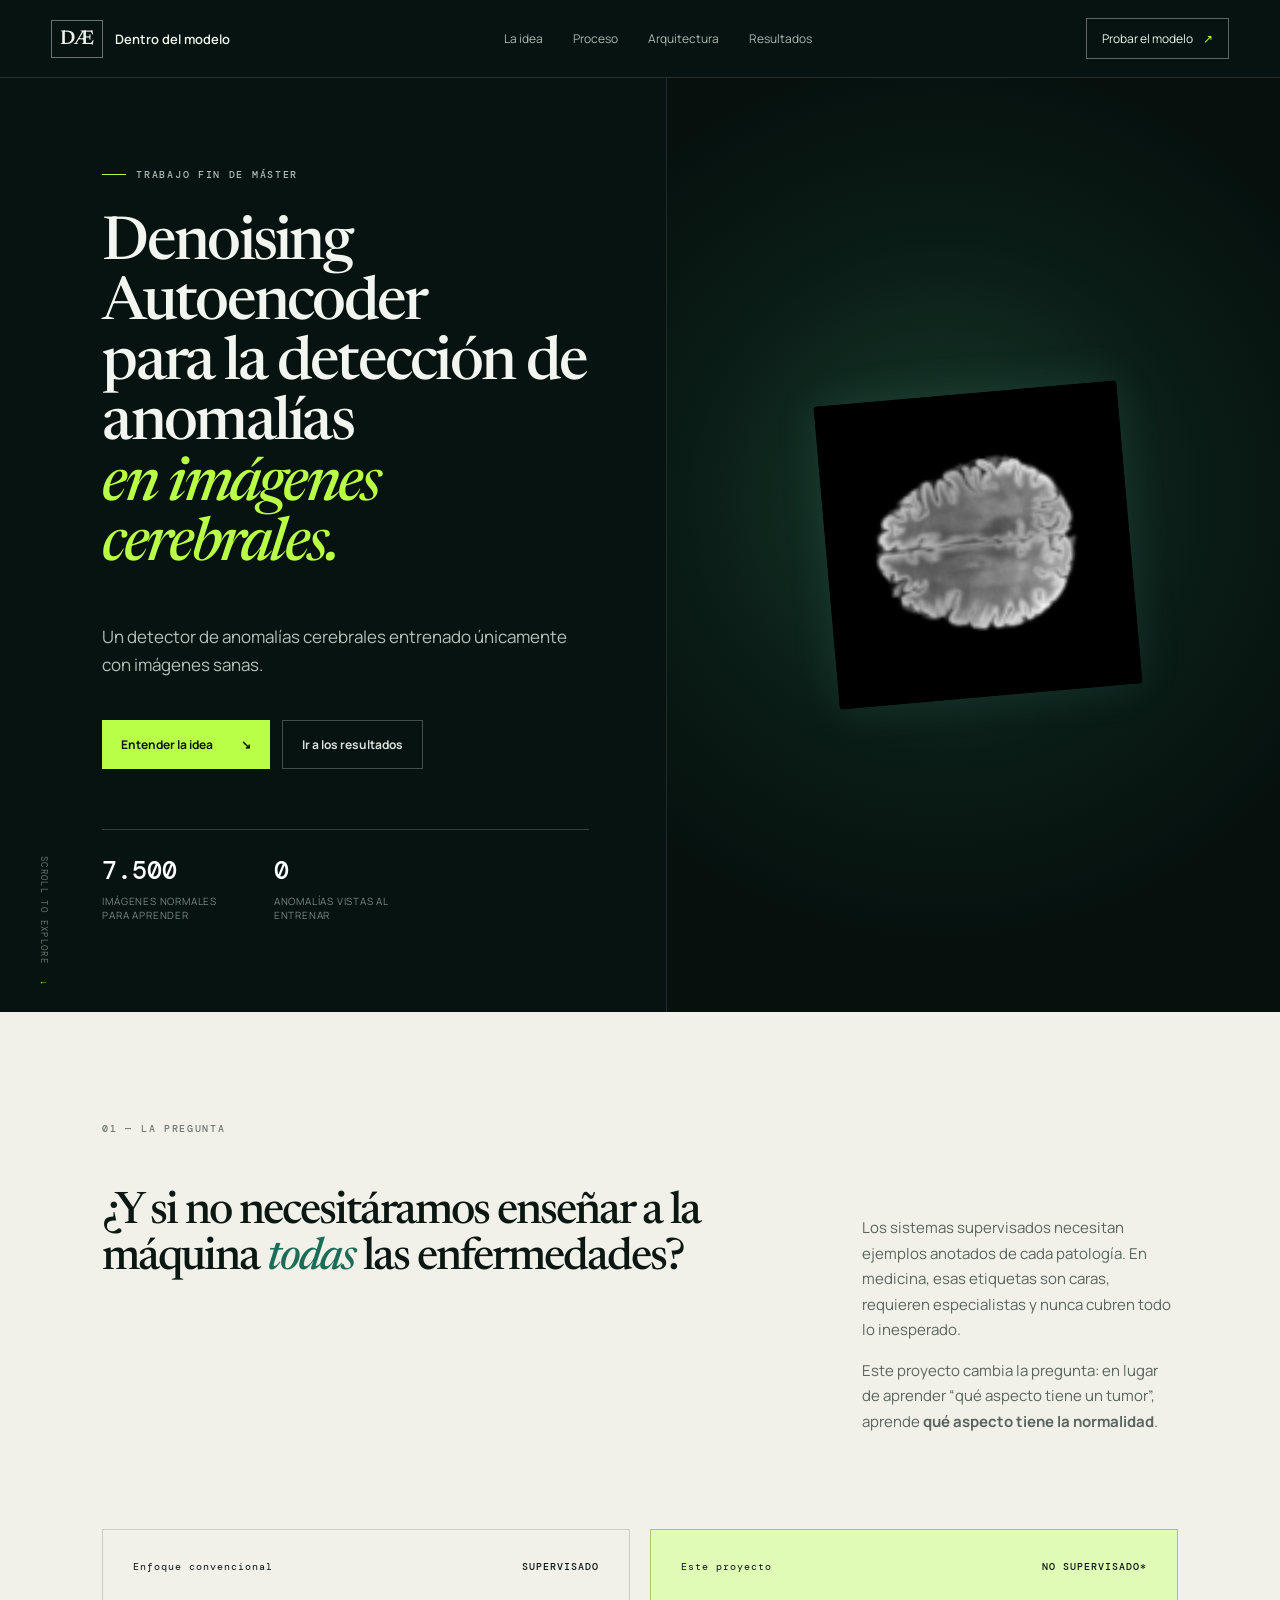
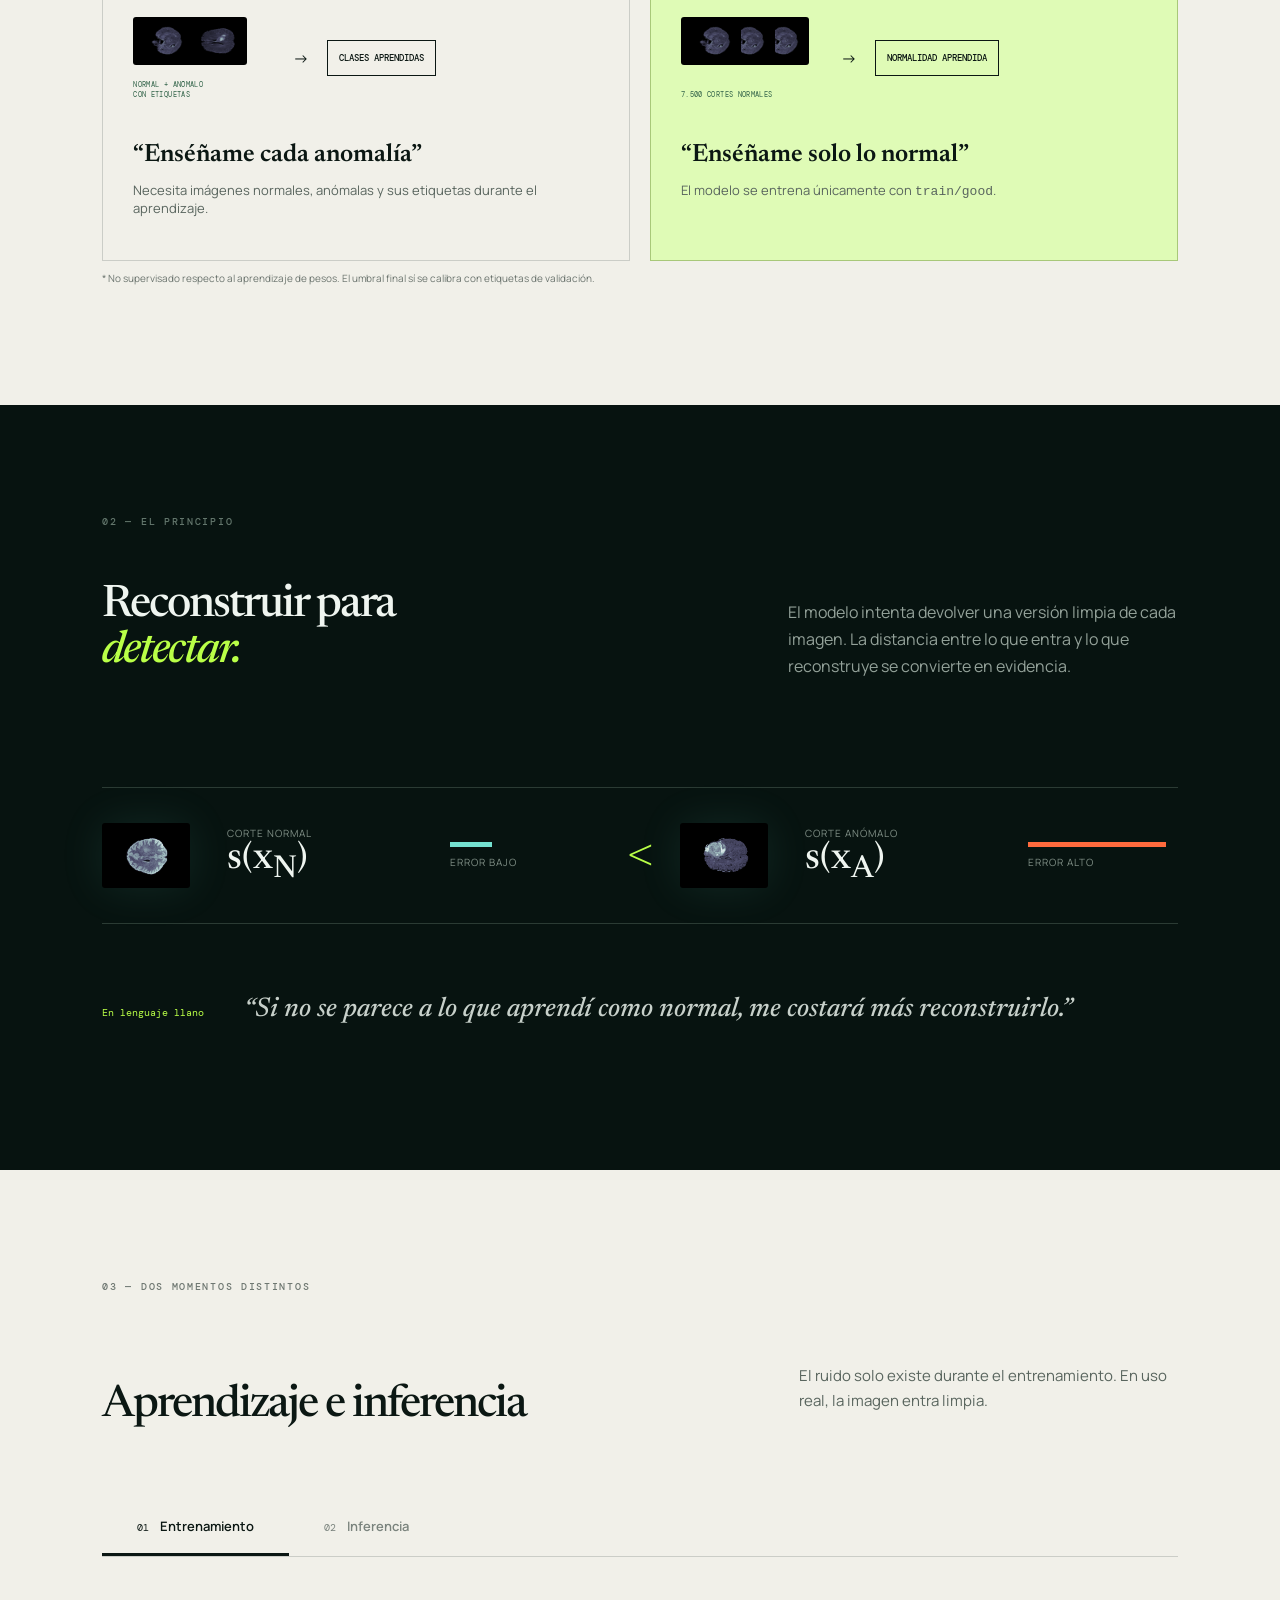
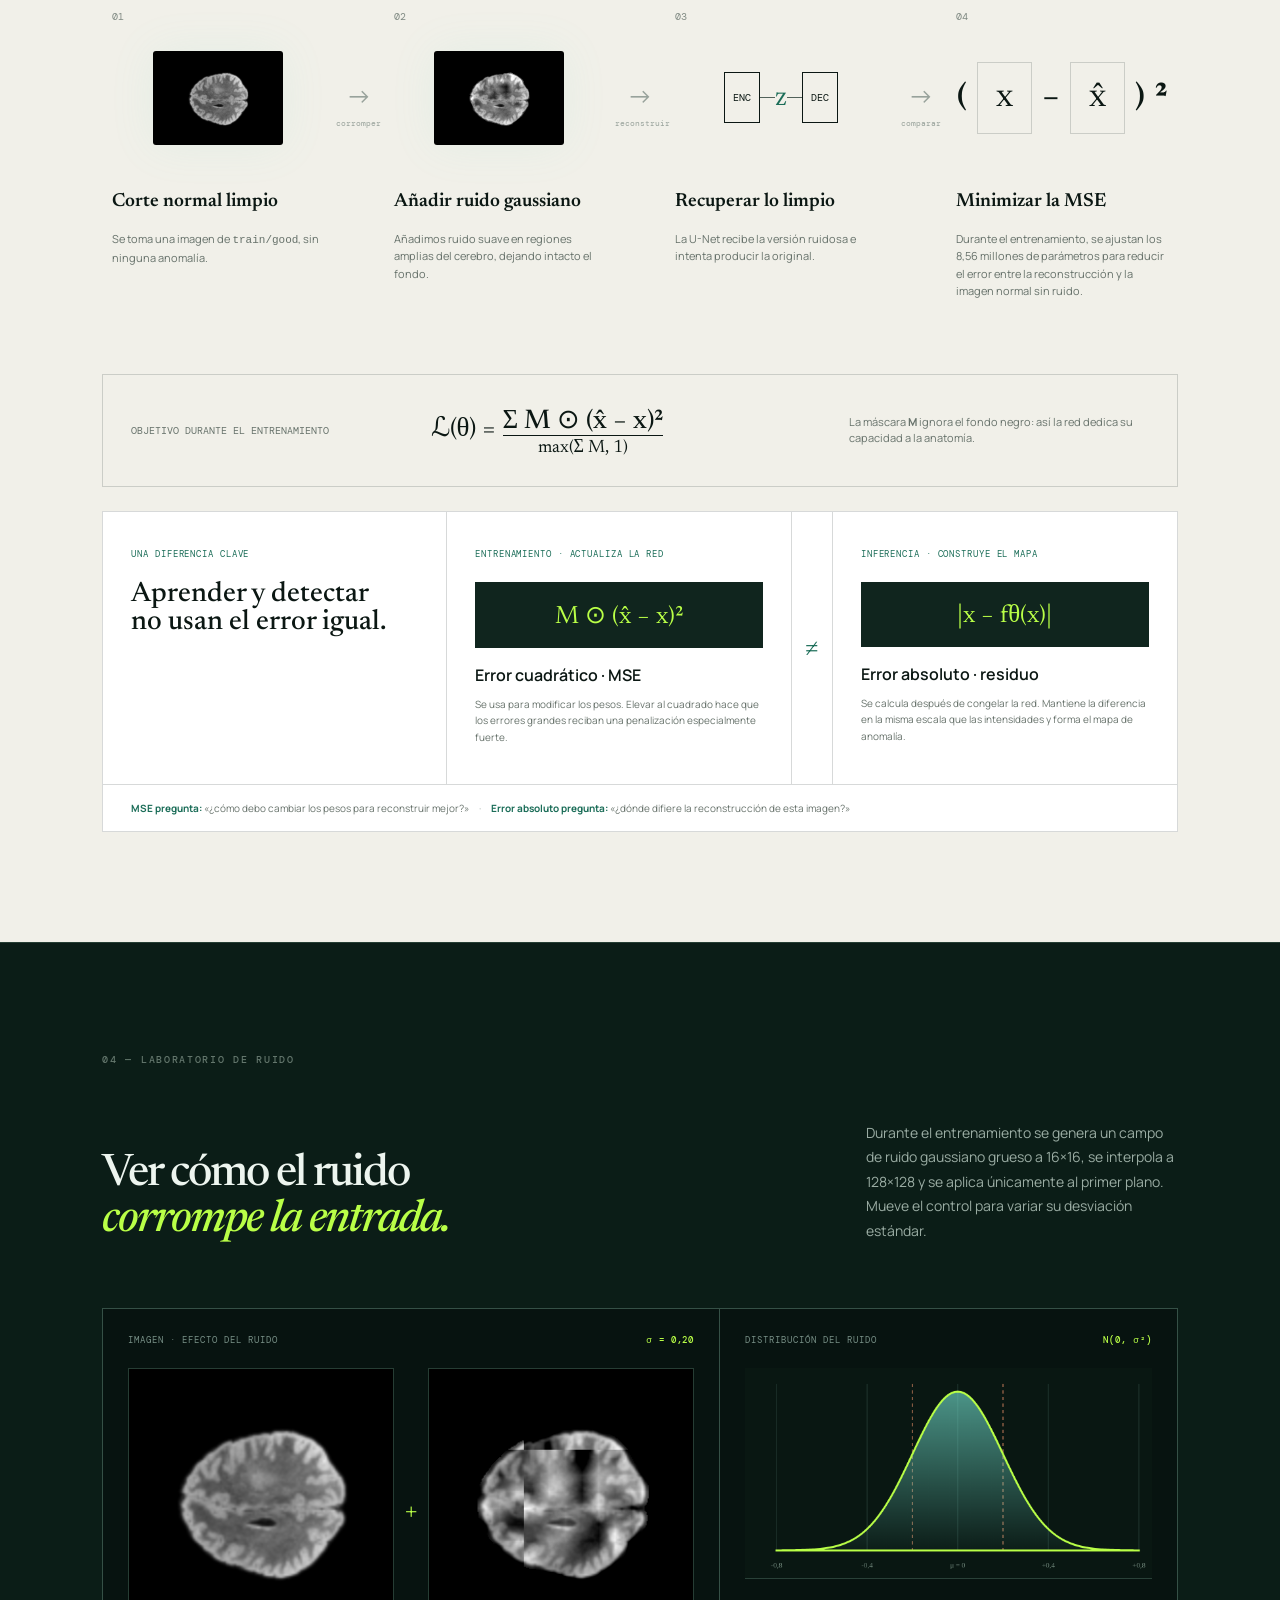
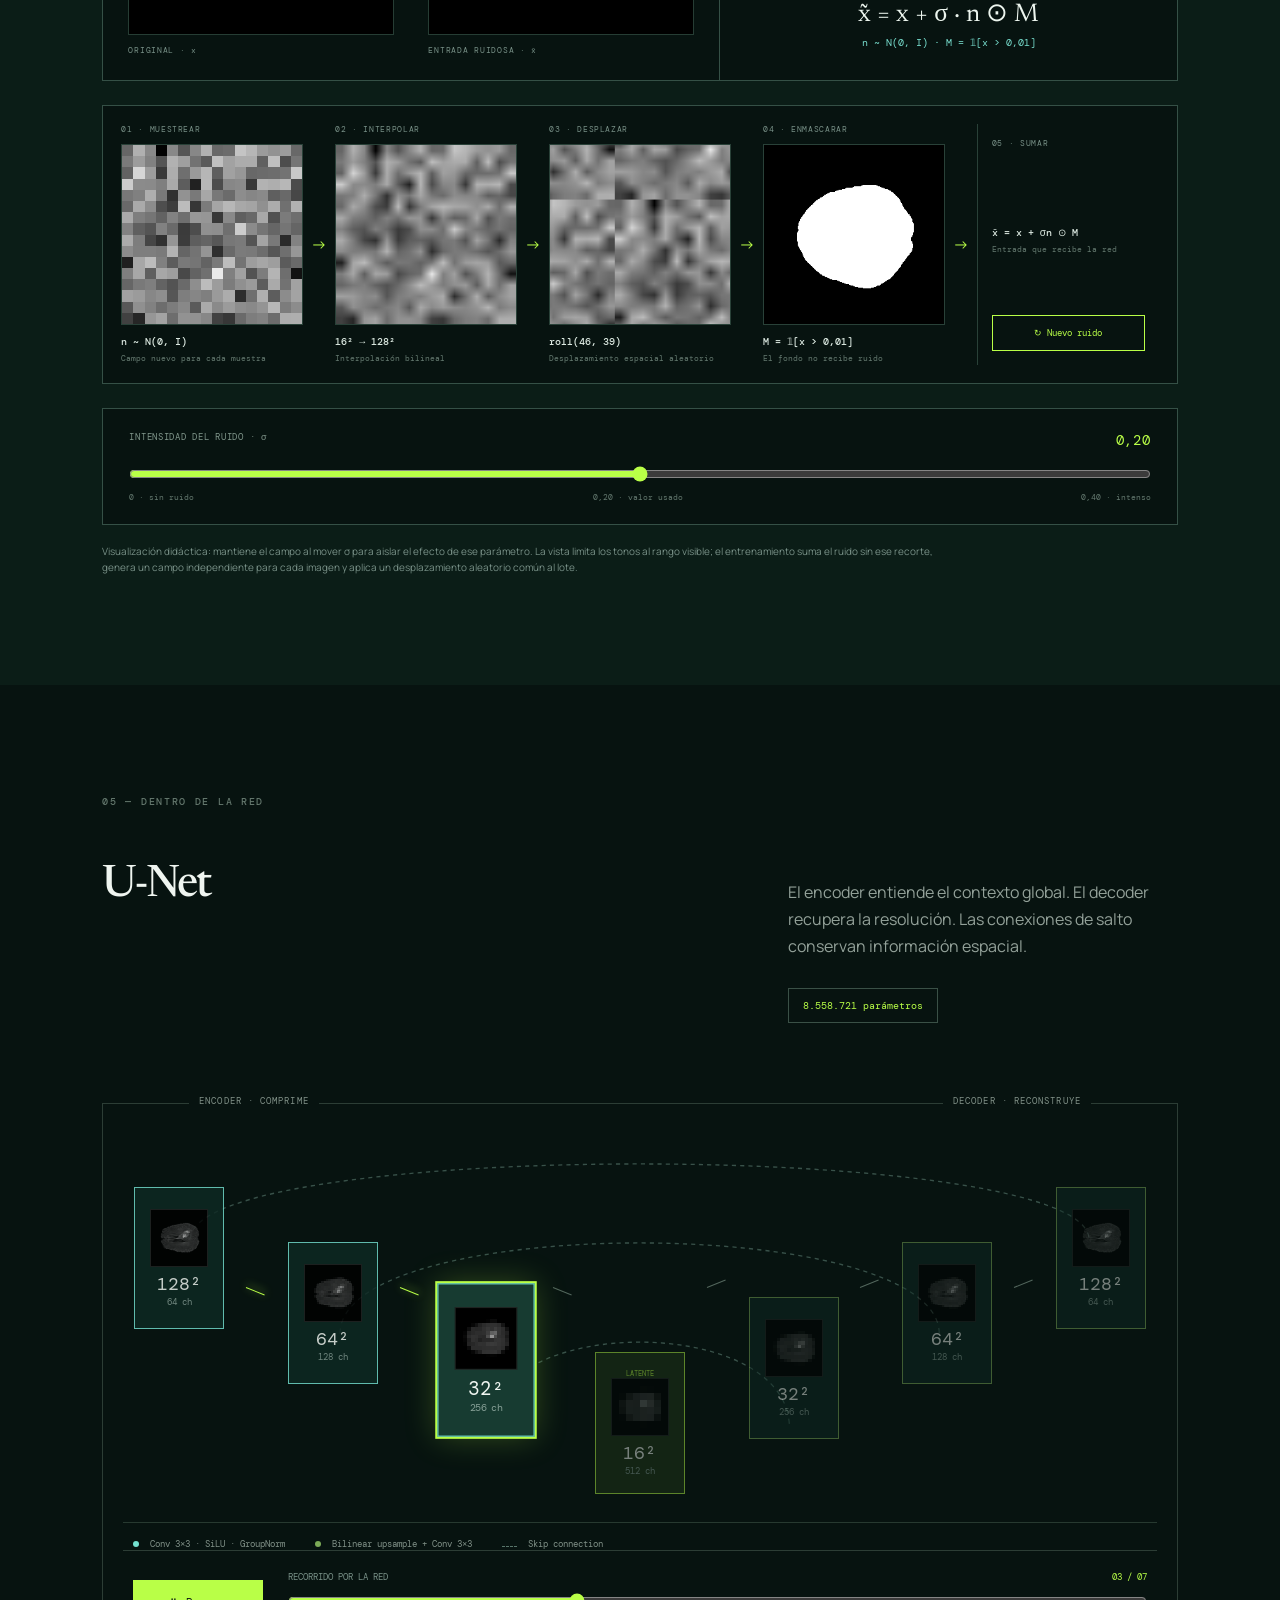
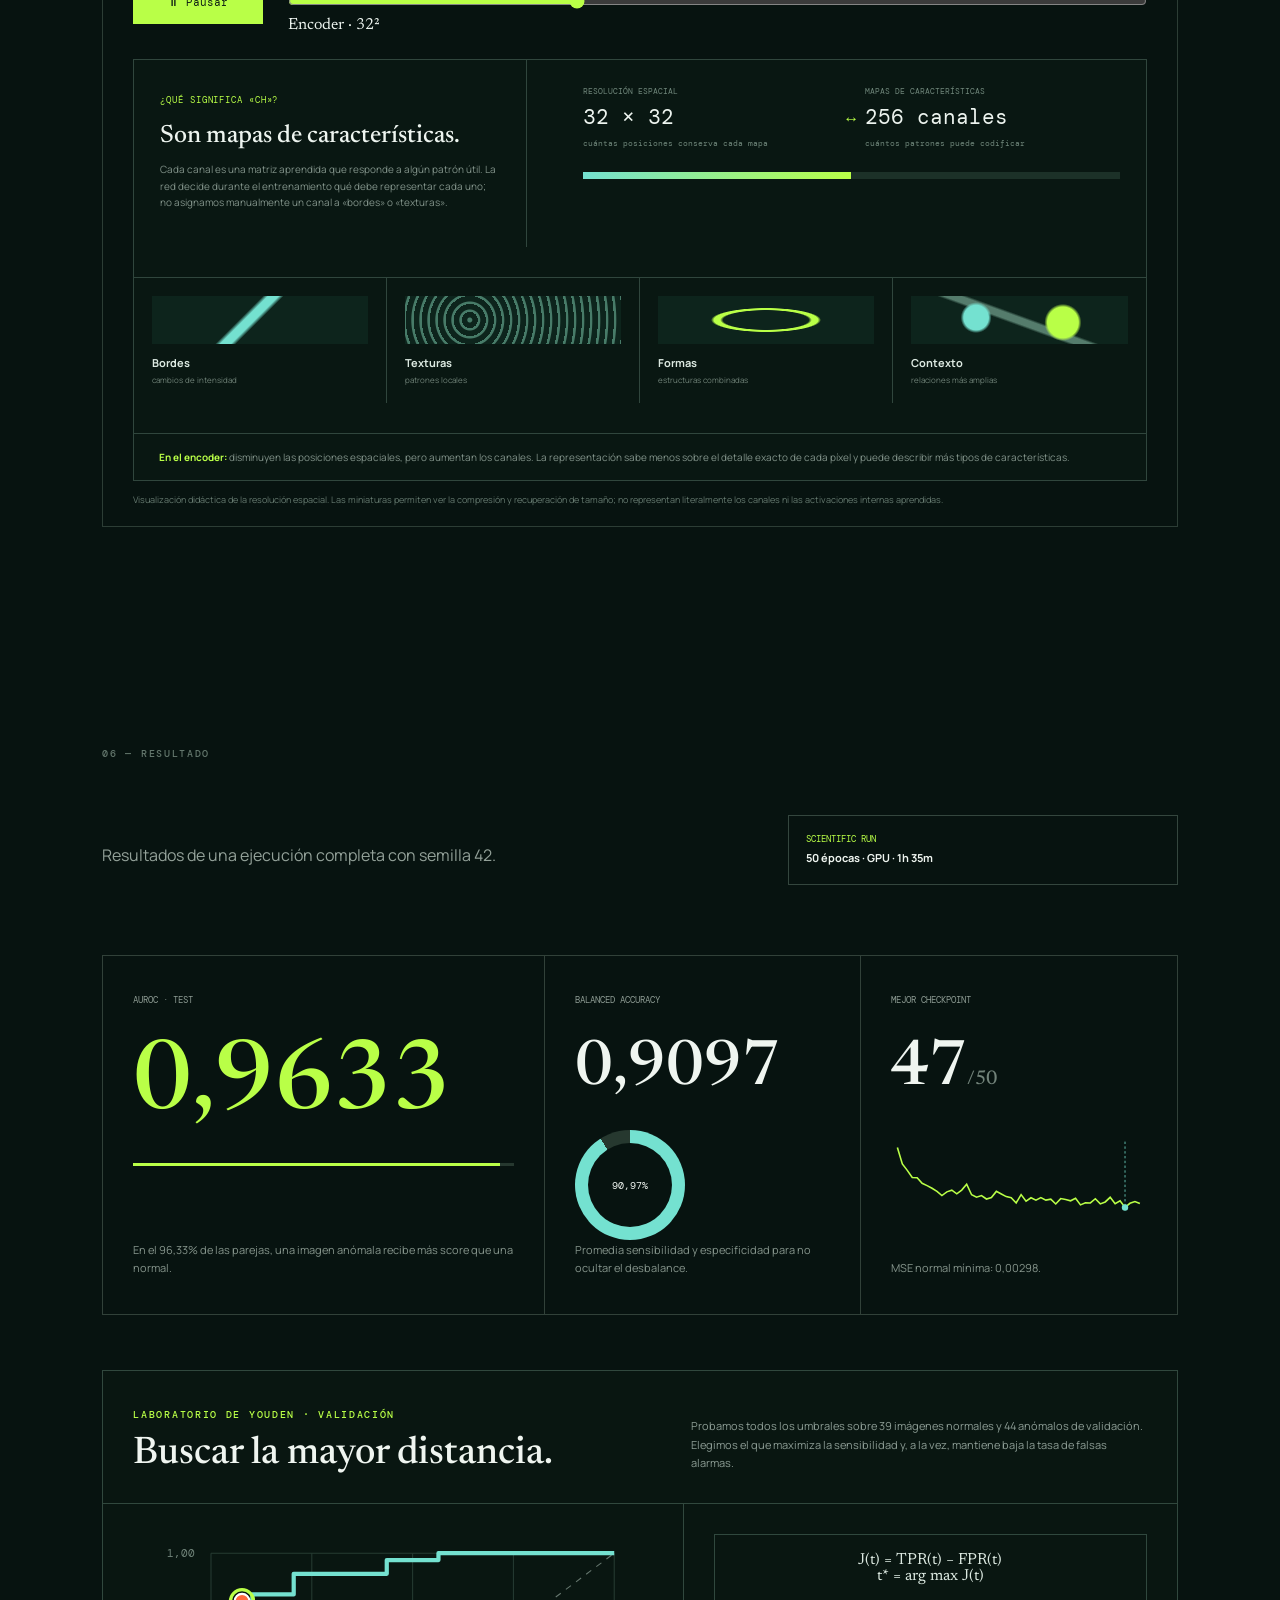
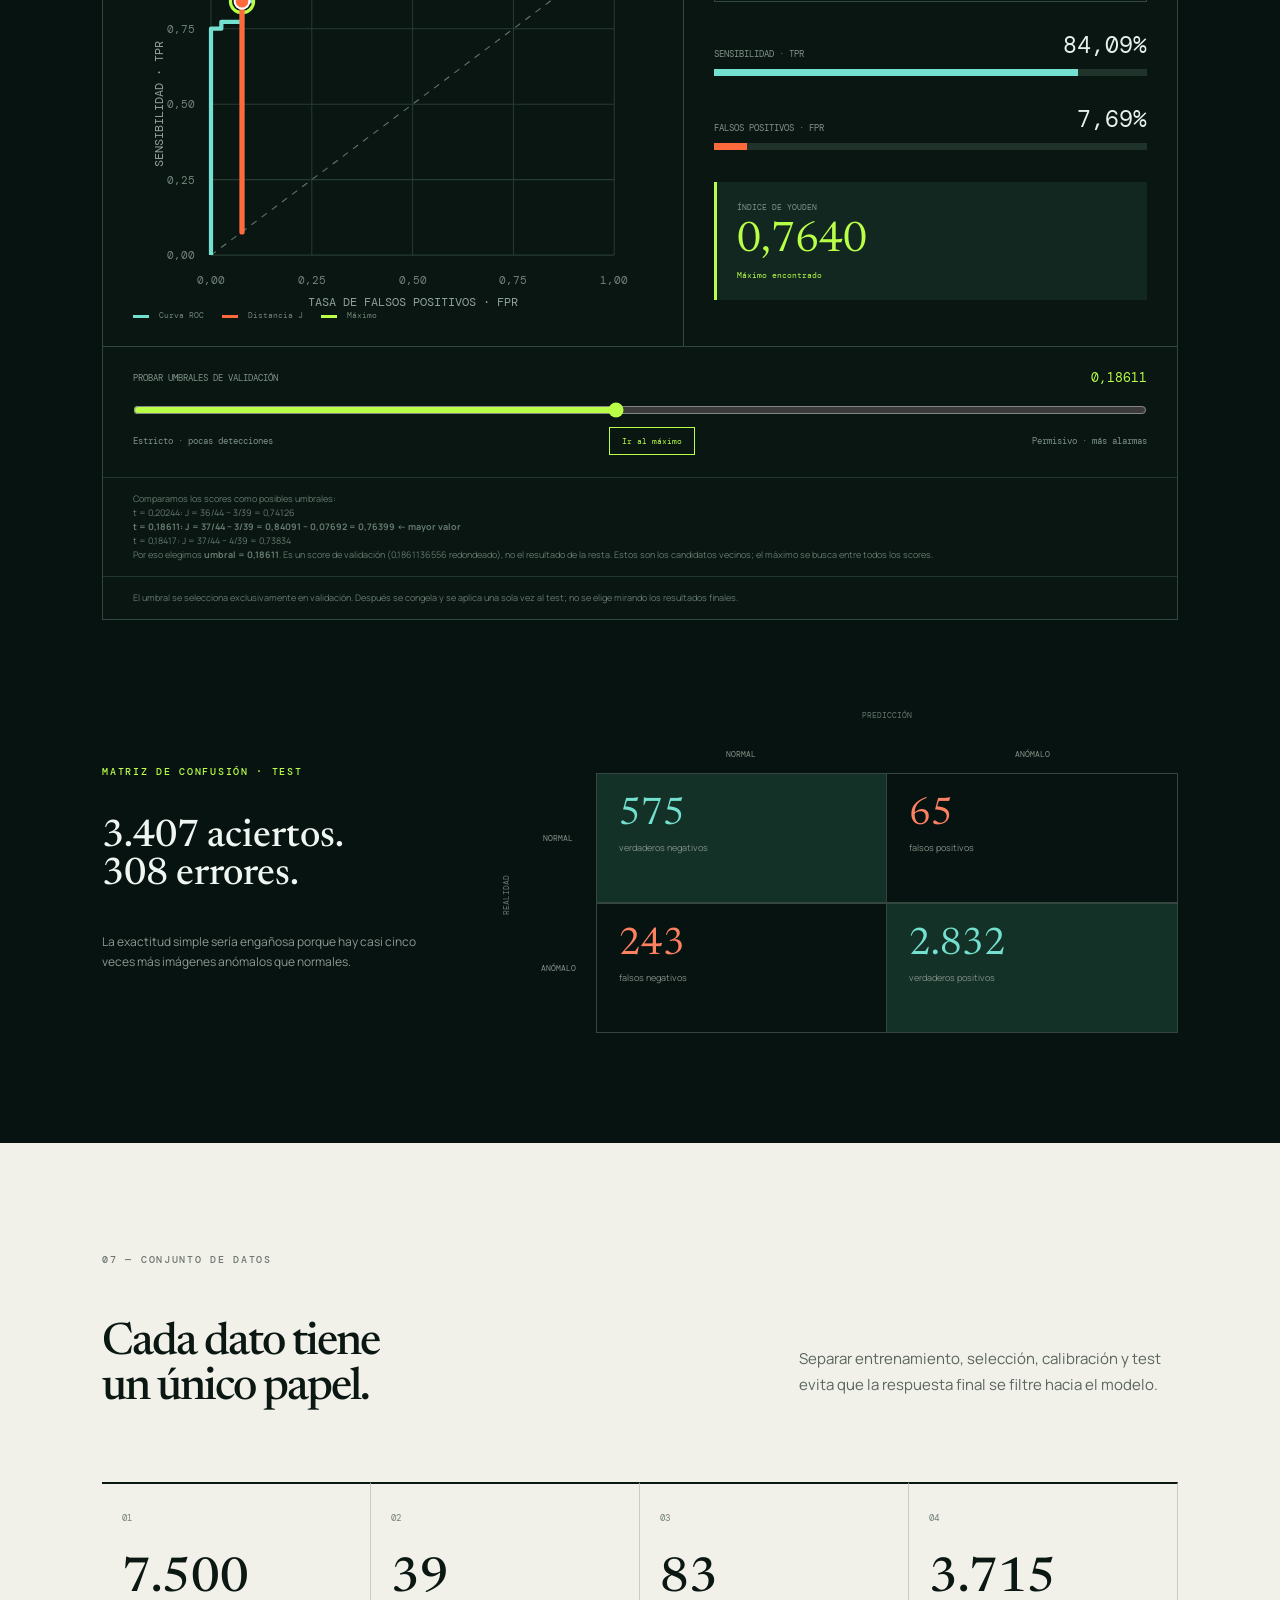
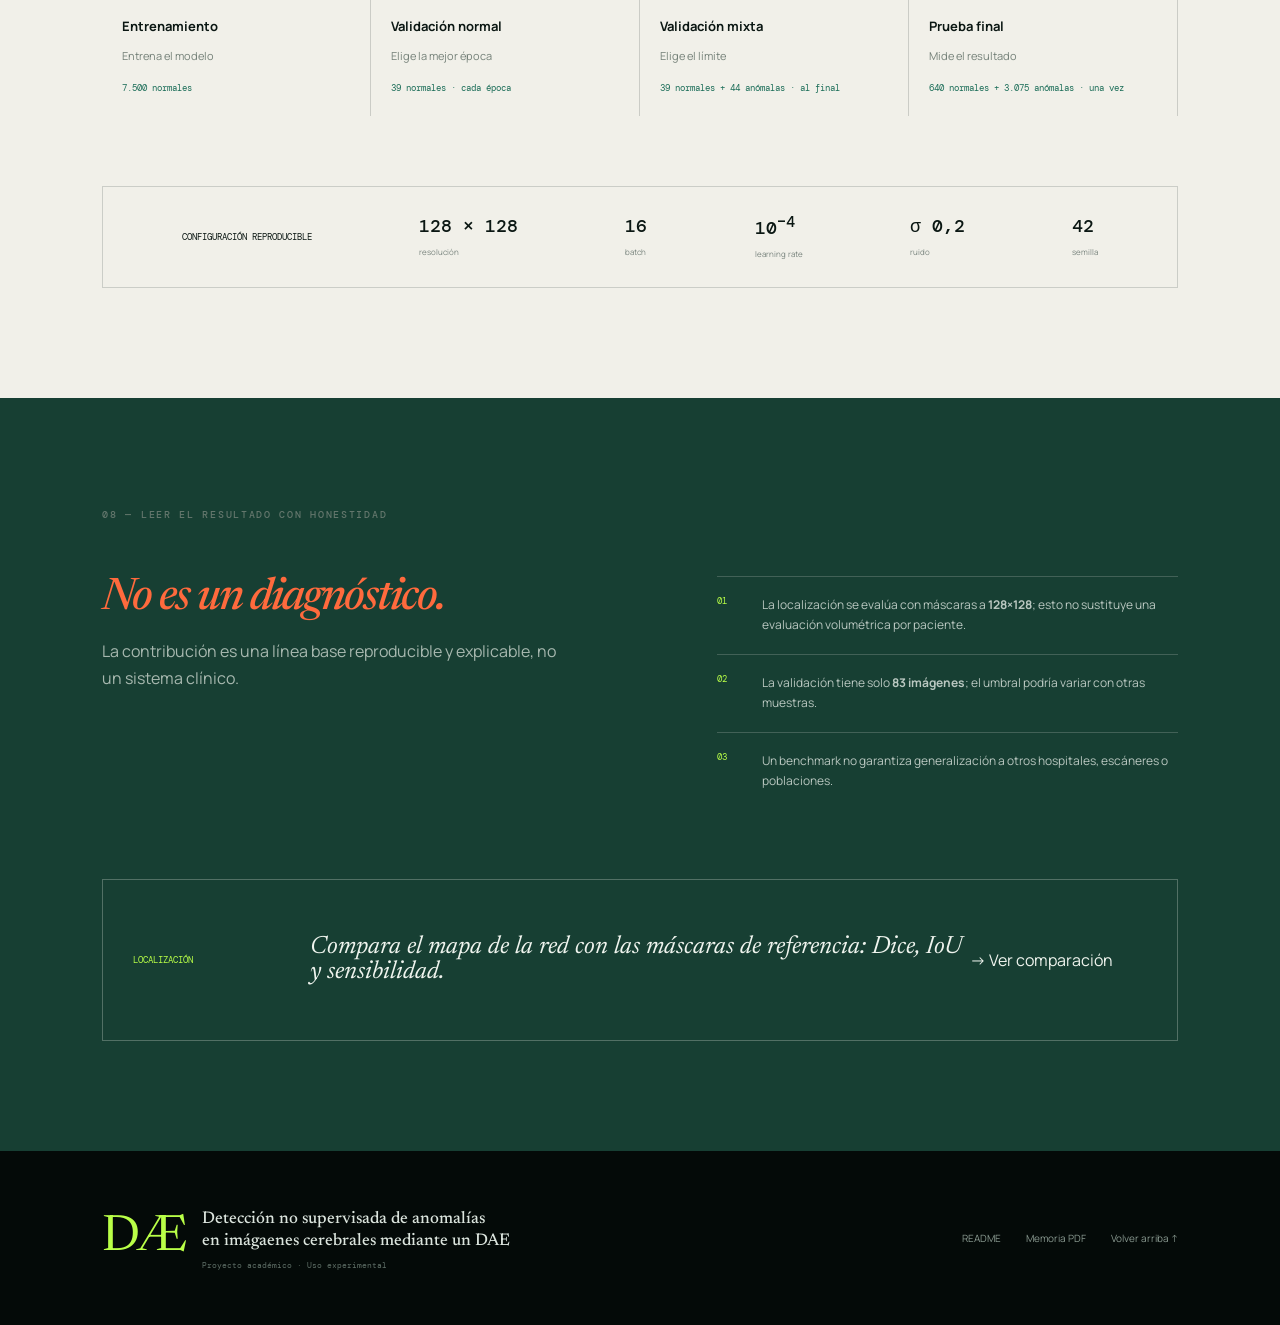
<file: web/index.html>
<!doctype html>
<html lang="es">
<head>
  <meta charset="utf-8">
  <meta name="viewport" content="width=device-width, initial-scale=1">
  <meta name="theme-color" content="#071310">
  <meta name="description" content="Guía visual del DAE para detección no supervisada de anomalías en imágenes cerebrales FLAIR.">
  <title>Dentro del DAE · Guía visual del proyecto</title>
  <link rel="preconnect" href="https://fonts.googleapis.com">
  <link rel="preconnect" href="https://fonts.gstatic.com" crossorigin>
  <link href="https://fonts.googleapis.com/css2?family=DM+Mono:wght@400;500&family=Manrope:wght@400;500;600;700&family=Newsreader:opsz,wght@6..72,500;6..72,600&display=swap" rel="stylesheet">
  <link rel="stylesheet" href="styles.css">
  <style>
    .metric-ring{position:relative}
    .hero-copy,.hero-visual{min-width:0}
    .confusion-matrix .axis.top{grid-column:2 / 4;grid-row:1}
    .confusion-matrix .col-normal{grid-column:2;grid-row:2}
    .confusion-matrix .col-anomalous{grid-column:3;grid-row:2}
    .confusion-matrix .row-normal{grid-column:1;grid-row:3}
    .confusion-matrix .row-anomalous{grid-column:1;grid-row:4}
    .confusion-matrix .true-negative{grid-column:2;grid-row:3}
    .confusion-matrix .false-positive{grid-column:3;grid-row:3}
    .confusion-matrix .false-negative{grid-column:2;grid-row:4}
    .confusion-matrix .true-positive{grid-column:3;grid-row:4}
    /* Los cortes que aparecen en la explicación proceden del dataset BraTS2021_slice. */
    .brain{background:#000 url("assets/brain-normal-axial.png") center/contain no-repeat!important;filter:none!important;border-radius:3px!important;box-shadow:0 0 45px rgba(116,225,208,.1)!important}
    .brain:after{display:none!important}
    .brain.has-lesion{background-image:url("assets/brain-anomaly-high.png")!important}
    .brain-main{background-image:url("assets/demo/sample-01.png")!important;width:62%;height:62%;top:19%}
    .lesion{display:none!important}
    .thumb{background:#000 url("assets/brain-normal.png") center/contain no-repeat!important;border-radius:3px!important;box-shadow:none!important}
    .thumb.anomalous{background-image:url("assets/brain-anomaly.png")!important}
    #pipeline .pipe-step:first-child .brain{background-image:url("assets/brain-normal-model-input.png")!important}
    .noise-art .brain{background-image:url("assets/brain-normal-coarse-noise.png")!important}
    #pipeline.inference .pipe-step:first-child .brain,
    #pipeline.inference .noise-art .brain{background-image:url("assets/brain-anomaly-model-input.png")!important}
    .mini-flow{gap:18px}
    .mini-flow>strong{font-size:9px;max-width:145px}
    .dataset-stack{position:relative;width:142px;height:82px;flex:0 0 142px}
    .dataset-stack .thumb{position:absolute;top:0}
    .dataset-stack .thumb:nth-child(1){left:0;z-index:3}
    .dataset-stack .thumb:nth-child(2){left:34px;z-index:2}
    .dataset-stack .thumb:nth-child(3){left:68px;z-index:1}
    .dataset-stack.mixed .thumb:nth-child(2){left:54px}
    .dataset-stack small{position:absolute;left:0;bottom:0;font:7px/1.35 var(--mono);letter-spacing:.05em;white-space:nowrap;color:#326349}
    .hero-copy h1{font-size:clamp(40px,4.7vw,74px);line-height:1}
    section:not(.hero) h2{font-size:clamp(32px,3.5vw,54px);line-height:1.02}
    @media(max-width:560px){.hero{grid-template-columns:minmax(0,1fr)}.hero-copy h1{font-size:38px;overflow-wrap:anywhere}section:not(.hero) h2{font-size:32px}.hero-facts{grid-template-columns:repeat(3,minmax(0,1fr));width:100%}.hero-facts>div{min-width:0}.hero-facts span{letter-spacing:.03em;overflow-wrap:anywhere}.lead{overflow-wrap:anywhere}.comparison-table th,.comparison-table td{padding:14px}}
  </style>
</head>
<body>
  <div class="progress" id="progress"></div>
  <nav class="nav" aria-label="Navegación principal">
    <a class="brand" href="#inicio"><span class="brand-mark">DÆ</span><span>Dentro del modelo</span></a>
    <div class="nav-links">
      <a href="#idea">La idea</a><a href="#proceso">Proceso</a><a href="#arquitectura">Arquitectura</a><a href="#resultados">Resultados</a>
    </div>
    <a class="nav-cta" href="demo.html">Probar el modelo <span>↗</span></a>
  </nav>

  <main>
    <section class="hero" id="inicio">
      <div class="hero-copy reveal">
        <div class="eyebrow"><span></span> Trabajo Fin de Máster</div>
        <h1>Denoising Autoencoder<br>para la detección de anomalías<br><em>en imágenes cerebrales.</em></h1>
        <p class="lead">Un detector de anomalías cerebrales entrenado únicamente con imágenes sanas.</p>
        <div class="hero-actions">
          <a class="button primary" href="#idea">Entender la idea <span>↘</span></a>
          <a class="button ghost" href="#resultados">Ir a los resultados</a>
        </div>
        <div class="hero-facts">
          <div><strong>7.500</strong><span>imágenes normales para aprender</span></div>
          <div><strong>0</strong><span>anomalías vistas al entrenar</span></div>
        </div>
      </div>
      <div class="hero-visual reveal" aria-label="Visualización conceptual de una imagen cerebral y su anomalía">
        <div class="scan-stage">
          <div class="brain brain-main" role="img" aria-label="Imagen cerebral FLAIR de la demo: Imagen 01"></div>
        </div>
      </div>
      <div class="hero-scroll">SCROLL TO EXPLORE <span>↓</span></div>
    </section>

    <section class="statement" id="idea">
      <div class="section-index">01 — LA PREGUNTA</div>
      <div class="statement-grid">
        <h2>¿Y si no necesitáramos enseñar a la máquina <em>todas</em> las enfermedades?</h2>
        <div class="statement-side">
          <p>Los sistemas supervisados necesitan ejemplos anotados de cada patología. En medicina, esas etiquetas son caras, requieren especialistas y nunca cubren todo lo inesperado.</p>
          <p>Este proyecto cambia la pregunta: en lugar de aprender “qué aspecto tiene un tumor”, aprende <strong>qué aspecto tiene la normalidad</strong>.</p>
        </div>
      </div>
      <div class="compare-cards reveal">
        <article class="compare-card muted">
          <div class="card-top"><span>Enfoque convencional</span><b>SUPERVISADO</b></div>
          <div class="mini-flow">
            <div class="dataset-stack mixed" aria-label="Dataset con imágenes normales y anómalas etiquetadas"><i class="thumb normal"></i><i class="thumb anomalous"></i><small>NORMAL + ANÓMALO<br>CON ETIQUETAS</small></div>
            <span>→</span><strong>CLASES APRENDIDAS</strong>
          </div>
          <h3>“Enséñame cada anomalía”</h3><p>Necesita imágenes normales, anómalas y sus etiquetas durante el aprendizaje.</p>
        </article>
        <article class="compare-card accent">
          <div class="card-top"><span>Este proyecto</span><b>NO SUPERVISADO*</b></div>
          <div class="mini-flow">
            <div class="dataset-stack normal-set" aria-label="Dataset de 7.500 imágenes normales"><i class="thumb normal"></i><i class="thumb normal"></i><i class="thumb normal"></i><small>7.500 CORTES NORMALES</small></div>
            <span>→</span><strong>NORMALIDAD APRENDIDA</strong>
          </div>
          <h3>“Enséñame solo lo normal”</h3><p>El modelo se entrena únicamente con <code>train/good</code>.</p>
        </article>
      </div>
      <p class="fine-print">* No supervisado respecto al aprendizaje de pesos. El umbral final sí se calibra con etiquetas de validación.</p>
    </section>

    <section class="principle dark-section">
      <div class="section-index light">02 — EL PRINCIPIO</div>
      <div class="principle-head">
        <h2>Reconstruir para<br><em>detectar.</em></h2>
        <p>El modelo intenta devolver una versión limpia de cada imagen. La distancia entre lo que entra y lo que reconstruye se convierte en evidencia.</p>
      </div>
      <div class="principle-equation reveal">
        <div class="equation-case">
          <div class="brain tiny"></div>
          <div><span>Corte normal</span><strong>s(x<sub>N</sub>)</strong></div>
          <div class="score low"><i></i><span>error bajo</span></div>
        </div>
        <div class="operator">&lt;</div>
        <div class="equation-case">
          <div class="brain tiny has-lesion"><div class="lesion"></div></div>
          <div><span>Corte anómalo</span><strong>s(x<sub>A</sub>)</strong></div>
          <div class="score high"><i></i><span>error alto</span></div>
        </div>
      </div>
      <div class="plain-translation"><span>En lenguaje llano</span><p>“Si no se parece a lo que aprendí como normal, me costará más reconstruirlo.”</p></div>
    </section>

    <section class="journey" id="proceso">
      <div class="section-index">03 — DOS MOMENTOS DISTINTOS</div>
      <div class="journey-title"><h2>Aprendizaje e inferencia</h2><p>El ruido solo existe durante el entrenamiento. En uso real, la imagen entra limpia.</p></div>
      <div class="mode-switch" role="tablist" aria-label="Fase del modelo">
        <button class="active" data-mode="train" role="tab"><span>01</span> Entrenamiento</button>
        <button data-mode="infer" role="tab"><span>02</span> Inferencia</button>
      </div>
      <div class="pipeline" id="pipeline">
        <div class="pipe-step">
          <div class="pipe-number">01</div><div class="pipe-art"><div class="brain medium"></div></div>
          <h3 id="step1-title">Corte normal limpio</h3><p id="step1-copy">Se toma una imagen de <code>train/good</code>, sin ninguna anomalía.</p>
        </div>
        <div class="pipe-arrow"><span>→</span><small id="arrow1">corromper</small></div>
        <div class="pipe-step">
          <div class="pipe-number">02</div><div class="pipe-art noise-art"><div class="brain medium"></div></div>
          <h3 id="step2-title">Añadir ruido gaussiano</h3><p id="step2-copy">Añadimos ruido suave en regiones amplias del cerebro, dejando intacto el fondo.</p>
        </div>
        <div class="pipe-arrow"><span>→</span><small id="arrow2">reconstruir</small></div>
        <div class="pipe-step model-step">
          <div class="pipe-number">03</div><div class="pipe-art model-art"><span>ENC</span><i></i><b>z</b><i></i><span>DEC</span></div>
          <h3 id="step3-title">Recuperar lo limpio</h3><p id="step3-copy">La U-Net recibe la versión ruidosa e intenta producir la original.</p>
        </div>
        <div class="pipe-arrow"><span>→</span><small id="arrow3">comparar</small></div>
        <div class="pipe-step">
          <div class="pipe-number">04</div><div class="pipe-art target-art" id="scoreFormula"><b>(</b><span>x</span><b>−</b><span>x̂</span><b>)</b><strong>²</strong></div>
          <h3 id="step4-title">Minimizar la MSE</h3><p id="step4-copy">Durante el entrenamiento, se ajustan los 8,56 millones de parámetros para reducir el error entre la reconstrucción y la imagen normal sin ruido.</p>
        </div>
      </div>
      <div class="formula-card"><span>OBJETIVO DURANTE EL ENTRENAMIENTO</span><div>ℒ(θ) = <span class="fraction"><b>Σ M ⊙ (x̂ − x)²</b><i>max(Σ M, 1)</i></span></div><p>La máscara <b>M</b> ignora el fondo negro: así la red dedica su capacidad a la anatomía.</p></div>
      <div class="error-purpose" aria-label="Diferencia entre la pérdida de entrenamiento y el error de inferencia">
        <div class="error-purpose-title"><span>UNA DIFERENCIA CLAVE</span><h3>Aprender y detectar<br>no usan el error igual.</h3></div>
        <article><span>ENTRENAMIENTO · ACTUALIZA LA RED</span><div class="error-purpose-formula">M ⊙ (x̂ − x)²</div><h4>Error cuadrático · MSE</h4><p>Se usa para modificar los pesos. Elevar al cuadrado hace que los errores grandes reciban una penalización especialmente fuerte.</p></article>
        <i aria-hidden="true">≠</i>
        <article><span>INFERENCIA · CONSTRUYE EL MAPA</span><div class="error-purpose-formula">|x − fθ(x)|</div><h4>Error absoluto · residuo</h4><p>Se calcula después de congelar la red. Mantiene la diferencia en la misma escala que las intensidades y forma el mapa de anomalía.</p></article>
        <p class="error-purpose-summary"><b>MSE pregunta:</b> «¿cómo debo cambiar los pesos para reconstruir mejor?» <span>·</span> <b>Error absoluto pregunta:</b> «¿dónde difiere la reconstrucción de esta imagen?»</p>
      </div>
    </section>

    <section class="noise-lab dark-section" id="ruido" aria-labelledby="noise-title">
      <div class="section-index light">04 — LABORATORIO DE RUIDO</div>
      <div class="noise-lab-head">
        <h2 id="noise-title">Ver cómo el ruido<br><em>corrompe la entrada.</em></h2>
        <p>Durante el entrenamiento se genera un campo de ruido gaussiano grueso a 16×16, se interpola a 128×128 y se aplica únicamente al primer plano. Mueve el control para variar su desviación estándar.</p>
      </div>
      <div class="noise-lab-grid reveal">
        <div class="noise-image-panel">
          <div class="noise-panel-title"><span>IMAGEN · EFECTO DEL RUIDO</span><b id="noiseSigmaLabel">σ = 0,20</b></div>
          <div class="noise-image-pair">
            <figure><canvas id="noiseOriginal" width="256" height="256" aria-label="Corte cerebral original"></canvas><figcaption>ORIGINAL · x</figcaption></figure>
            <div class="noise-plus" aria-hidden="true">+</div>
            <figure><canvas id="noiseApplied" width="256" height="256" aria-label="Corte cerebral con ruido gaussiano"></canvas><figcaption>ENTRADA RUIDOSA · x̃</figcaption></figure>
          </div>
        </div>
        <div class="noise-math-panel">
          <div class="noise-panel-title"><span>DISTRIBUCIÓN DEL RUIDO</span><b>N(0, σ²)</b></div>
          <canvas id="gaussianChart" width="620" height="320" role="img" aria-label="Gráfica dinámica de la distribución gaussiana"></canvas>
          <div class="noise-equation">x̃ = x + σ · n ⊙ M <small>n ~ N(0, I) · M = 𝟙[x &gt; 0,01]</small></div>
        </div>
      </div>
      <div class="noise-process" aria-label="Etapas de generación y aplicación del ruido">
        <article><span>01 · MUESTREAR</span><canvas id="noiseCoarse" width="16" height="16" aria-label="Campo de ruido gaussiano de 16 por 16"></canvas><b>n ~ N(0, I)</b><small>Campo nuevo para cada muestra</small></article>
        <i aria-hidden="true">→</i>
        <article><span>02 · INTERPOLAR</span><canvas id="noiseUpscaled" width="256" height="256" aria-label="Ruido interpolado a la resolución de la imagen"></canvas><b>16² → 128²</b><small>Interpolación bilineal</small></article>
        <i aria-hidden="true">→</i>
        <article><span>03 · DESPLAZAR</span><canvas id="noiseShifted" width="256" height="256" aria-label="Campo de ruido desplazado aleatoriamente"></canvas><b id="noiseShiftLabel">roll(Δx, Δy)</b><small>Desplazamiento espacial aleatorio</small></article>
        <i aria-hidden="true">→</i>
        <article><span>04 · ENMASCARAR</span><canvas id="noiseMask" width="256" height="256" aria-label="Máscara binaria del primer plano cerebral"></canvas><b>M = 𝟙[x &gt; 0,01]</b><small>El fondo no recibe ruido</small></article>
        <i aria-hidden="true">→</i>
        <article class="noise-process-result"><span>05 · SUMAR</span><div><b>x̃ = x + σn ⊙ M</b><small>Entrada que recibe la red</small></div><button id="regenerateNoise" type="button">↻ Nuevo ruido</button></article>
      </div>
      <div class="noise-control">
        <div><label for="noiseSigma">INTENSIDAD DEL RUIDO · σ</label><output id="noiseSigmaValue" for="noiseSigma">0,20</output></div>
        <input id="noiseSigma" type="range" min="0" max="0.40" step="0.01" value="0.20" aria-label="Desviación estándar del ruido gaussiano">
        <div class="noise-scale"><span>0 · sin ruido</span><span>0,20 · valor usado</span><span>0,40 · intenso</span></div>
      </div>
      <p class="noise-note">Visualización didáctica: mantiene el campo al mover σ para aislar el efecto de ese parámetro. La vista limita los tonos al rango visible; el entrenamiento suma el ruido sin ese recorte, genera un campo independiente para cada imagen y aplica un desplazamiento aleatorio común al lote.</p>
    </section>

    <section class="architecture dark-section" id="arquitectura">
      <div class="section-index light">05 — DENTRO DE LA RED</div>
      <div class="architecture-head"><h2>U-Net</h2><div><p>El encoder entiende el contexto global. El decoder recupera la resolución. Las conexiones de salto conservan información espacial.</p><span class="pill">8.558.721 parámetros</span></div></div>
      <div class="unet-wrap reveal">
        <div class="unet-label encoder-label">ENCODER · COMPRIME</div><div class="unet-label decoder-label">DECODER · RECONSTRUYE</div>
        <div class="unet">
          <div class="u-node n1" data-unet-step="0"><canvas width="64" height="64"></canvas><b>128²</b><span>64 ch</span></div><div class="u-link down"></div>
          <div class="u-node n2" data-unet-step="1"><canvas width="64" height="64"></canvas><b>64²</b><span>128 ch</span></div><div class="u-link down"></div>
          <div class="u-node n3" data-unet-step="2"><canvas width="64" height="64"></canvas><b>32²</b><span>256 ch</span></div><div class="u-link down"></div>
          <div class="u-node bottleneck" data-unet-step="3"><small>LATENTE</small><canvas width="64" height="64"></canvas><b>16²</b><span>512 ch</span></div><div class="u-link up"></div>
          <div class="u-node n3 out" data-unet-step="4"><canvas width="64" height="64"></canvas><b>32²</b><span>256 ch</span></div><div class="u-link up"></div>
          <div class="u-node n2 out" data-unet-step="5"><canvas width="64" height="64"></canvas><b>64²</b><span>128 ch</span></div><div class="u-link up"></div>
          <div class="u-node n1 out" data-unet-step="6"><canvas width="64" height="64"></canvas><b>128²</b><span>64 ch</span></div>
          <svg class="skip-lines" viewBox="0 0 1000 290" preserveAspectRatio="none" aria-label="Conexiones de salto"><path d="M65 80 C65 5 935 5 935 80"/><path d="M210 150 C210 60 790 60 790 150"/><path d="M355 220 C355 135 645 135 645 220"/></svg>
        </div>
        <div class="unet-caption"><span><i class="dot cyan"></i> Conv 3×3 · SiLU · GroupNorm</span><span><i class="dot green"></i> Bilinear upsample + Conv 3×3</span><span><i class="line"></i> Skip connection</span></div>
        <div class="unet-player">
          <button id="unetPlay" type="button" aria-label="Pausar animación de la U-Net">⏸ <span>Pausar</span></button>
          <div class="unet-timeline"><div><label for="unetStep">RECORRIDO POR LA RED</label><output id="unetStepValue" for="unetStep">01 / 07</output></div><input id="unetStep" type="range" min="0" max="6" value="0"><div class="unet-stage-copy"><b id="unetStageTitle">Entrada · 128²</b></div></div>
        </div>
        <div class="channel-explainer">
          <div class="channel-copy"><span>¿QUÉ SIGNIFICA «CH»?</span><h3>Son mapas de características.</h3><p>Cada canal es una matriz aprendida que responde a algún patrón útil. La red decide durante el entrenamiento qué debe representar cada uno; no asignamos manualmente un canal a «bordes» o «texturas».</p></div>
          <div class="channel-live">
            <div class="channel-read"><div><span>RESOLUCIÓN ESPACIAL</span><b id="channelResolution">128 × 128</b><small>cuántas posiciones conserva cada mapa</small></div><i aria-hidden="true">↔</i><div><span>MAPAS DE CARACTERÍSTICAS</span><b id="channelCount">64 canales</b><small>cuántos patrones puede codificar</small></div></div>
            <div class="channel-meter"><span id="channelMeter" style="width:12.5%"></span></div>
          </div>
          <div class="feature-examples" aria-label="Ejemplos conceptuales de características aprendidas">
            <div><i class="feature-map edges"></i><b>Bordes</b><span>cambios de intensidad</span></div>
            <div><i class="feature-map textures"></i><b>Texturas</b><span>patrones locales</span></div>
            <div><i class="feature-map shapes"></i><b>Formas</b><span>estructuras combinadas</span></div>
            <div><i class="feature-map context"></i><b>Contexto</b><span>relaciones más amplias</span></div>
          </div>
          <p class="channel-rule"><b>En el encoder:</b> disminuyen las posiciones espaciales, pero aumentan los canales. La representación sabe menos sobre el detalle exacto de cada píxel y puede describir más tipos de características.</p>
        </div>
        <p class="unet-disclaimer">Visualización didáctica de la resolución espacial. Las miniaturas permiten ver la compresión y recuperación de tamaño; no representan literalmente los canales ni las activaciones internas aprendidas.</p>
      </div>
    </section>

    <section class="results dark-section" id="resultados">
      <div class="section-index light">06 — RESULTADO</div>
      <div class="results-head"><div><p>Resultados de una ejecución completa con semilla 42.</p></div><div class="run-stamp"><span>SCIENTIFIC RUN</span><b>50 épocas · GPU · 1h 35m</b></div></div>
      <div class="metric-grid reveal">
        <article class="metric hero-metric"><span>AUROC · TEST</span><strong>0,9633</strong><div class="metric-bar"><i style="width:96.33%"></i></div><p>En el 96,33% de las parejas, una imagen anómala recibe más score que una normal.</p></article>
        <article class="metric"><span>BALANCED ACCURACY</span><strong>0,9097</strong><div class="metric-ring" style="--value:90.97"><b>90,97%</b></div><p>Promedia sensibilidad y especificidad para no ocultar el desbalance.</p></article>
        <article class="metric"><span>MEJOR CHECKPOINT</span><strong>47<small>/50</small></strong><div class="spark-wrap"><svg id="lossChart" viewBox="0 0 320 100" aria-label="Curva de pérdida de validación"></svg></div><p>MSE normal mínima: 0,00298.</p></article>
      </div>
      <div class="youden-lab reveal" aria-labelledby="youden-title">
        <div class="youden-heading"><div><span class="overline">LABORATORIO DE YOUDEN · VALIDACIÓN</span><h3 id="youden-title">Buscar la mayor distancia.</h3></div><p>Probamos todos los umbrales sobre 39 imágenes normales y 44 anómalos de validación. Elegimos el que maximiza la sensibilidad y, a la vez, mantiene baja la tasa de falsas alarmas.</p></div>
        <div class="youden-chart-wrap"><svg id="youdenChart" viewBox="0 0 460 360" role="img" aria-label="Curva ROC de validación con distancia de Youden interactiva"></svg><div class="youden-legend"><span><i></i> Curva ROC</span><span><i></i> Distancia J</span><span><i></i> Máximo</span></div></div>
        <div class="youden-readout">
          <div class="youden-formula">J(t) = TPR(t) − FPR(t)<br>t* = arg max J(t)</div>
          <div class="youden-stat"><span>SENSIBILIDAD · TPR</span><b id="youdenTpr">84,09%</b><i><em id="youdenTprBar" style="width:84.09%"></em></i></div>
          <div class="youden-stat false-rate"><span>FALSOS POSITIVOS · FPR</span><b id="youdenFpr">7,69%</b><i><em id="youdenFprBar" style="width:7.69%"></em></i></div>
          <div class="youden-result"><span>ÍNDICE DE YOUDEN</span><strong id="youdenJ">0,7640</strong><small id="youdenStatus">Máximo encontrado</small></div>
        </div>
        <div class="youden-control"><div><label for="youdenThreshold">PROBAR UMBRALES DE VALIDACIÓN</label><output id="youdenThresholdValue" for="youdenThreshold">0,18611</output></div><input id="youdenThreshold" type="range" min="0" max="84" value="40" aria-label="Recorrer los umbrales evaluados en validación"><div><span>Estricto · pocas detecciones</span><button id="youdenBest" type="button">Ir al máximo</button><span>Permisivo · más alarmas</span></div></div>
        <p class="youden-note">Comparamos los scores como posibles umbrales:<br>
          t = 0,20244: J = 36/44 − 3/39 = 0,74126<br>
          <strong>t = 0,18611: J = 37/44 − 3/39 = 0,84091 − 0,07692 = 0,76399 ← mayor valor</strong><br>
          t = 0,18417: J = 37/44 − 4/39 = 0,73834<br>
          Por eso elegimos <strong>umbral = 0,18611</strong>. Es un score de validación (0,1861136556 redondeado), no el resultado de la resta. Estos son los candidatos vecinos; el máximo se busca entre todos los scores.
        </p>
        <p class="youden-note">El umbral se selecciona exclusivamente en validación. Después se congela y se aplica una sola vez al test; no se elige mirando los resultados finales.</p>
      </div>
      <div class="confusion-wrap">
        <div><span class="overline">MATRIZ DE CONFUSIÓN · TEST</span><h3>3.407 aciertos.<br>308 errores.</h3><p>La exactitud simple sería engañosa porque hay casi cinco veces más imágenes anómalos que normales.</p></div>
        <div class="confusion-matrix"><div class="axis top">PREDICCIÓN</div><div class="axis side">REALIDAD</div><div class="cm-head col-normal">NORMAL</div><div class="cm-head col-anomalous">ANÓMALO</div><div class="cm-label row-normal">NORMAL</div><div class="cm-cell true-negative good"><strong>575</strong><span>verdaderos negativos</span></div><div class="cm-cell false-positive bad"><strong>65</strong><span>falsos positivos</span></div><div class="cm-label row-anomalous">ANÓMALO</div><div class="cm-cell false-negative bad"><strong>243</strong><span>falsos negativos</span></div><div class="cm-cell true-positive good"><strong>2.832</strong><span>verdaderos positivos</span></div></div>
      </div>
    </section>

    <section class="protocol">
      <div class="section-index">07 — CONJUNTO DE DATOS</div>
      <div class="protocol-head"><h2>Cada dato tiene<br>un único papel.</h2><p>Separar entrenamiento, selección, calibración y test evita que la respuesta final se filtre hacia el modelo.</p></div>
      <div class="data-rail reveal">
        <article><span class="rail-num">01</span><div class="rail-count">7.500</div><h3>Entrenamiento</h3><p>Entrena el modelo</p><b>7.500 normales</b></article>
        <article><span class="rail-num">02</span><div class="rail-count">39</div><h3>Validación normal</h3><p>Elige la mejor época</p><b>39 normales · cada época</b></article>
        <article><span class="rail-num">03</span><div class="rail-count">83</div><h3>Validación mixta</h3><p>Elige el límite</p><b>39 normales + 44 anómalas · al final</b></article>
        <article><span class="rail-num">04</span><div class="rail-count">3.715</div><h3>Prueba final</h3><p>Mide el resultado</p><b>640 normales + 3.075 anómalas · una vez</b></article>
      </div>
      <div class="config-strip"><span>CONFIGURACIÓN REPRODUCIBLE</span><div><b>128 × 128</b><small>resolución</small></div><div><b>16</b><small>batch</small></div><div><b>10<sup>−4</sup></b><small>learning rate</small></div><div><b>σ 0,2</b><small>ruido</small></div><div><b>42</b><small>semilla</small></div></div>
    </section>

    <section class="limits">
      <div class="section-index light">08 — LEER EL RESULTADO CON HONESTIDAD</div>
      <div class="limits-layout"><div><h2><em>No es un diagnóstico.</em></h2><p>La contribución es una línea base reproducible y explicable, no un sistema clínico.</p></div><div class="limits-list"><article><span>01</span><p>La localización se evalúa con máscaras a <strong>128×128</strong>; esto no sustituye una evaluación volumétrica por paciente.</p></article><article><span>02</span><p>La validación tiene solo <strong>83 imágenes</strong>; el umbral podría variar con otras muestras.</p></article><article><span>03</span><p>Un benchmark no garantiza generalización a otros hospitales, escáneres o poblaciones.</p></article></div></div>
      <div class="next-question"><span>LOCALIZACIÓN</span><p>Compara el mapa de la red con las máscaras de referencia: Dice, IoU y sensibilidad.</p><a href="demo.html">→ Ver comparación</a></div>
    </section>

  </main>

  <footer><div class="footer-mark">DÆ</div><div><strong>Detección no supervisada de anomalías<br>en imágaenes cerebrales mediante un DAE</strong><span>Proyecto académico · Uso experimental</span></div><div class="footer-links"><a href="../README.md">README</a><a href="../docs/memoria.pdf">Memoria PDF</a><a href="#inicio">Volver arriba ↑</a></div></footer>
  <script src="app.js?v=2"></script>
</body>
</html>
</file>
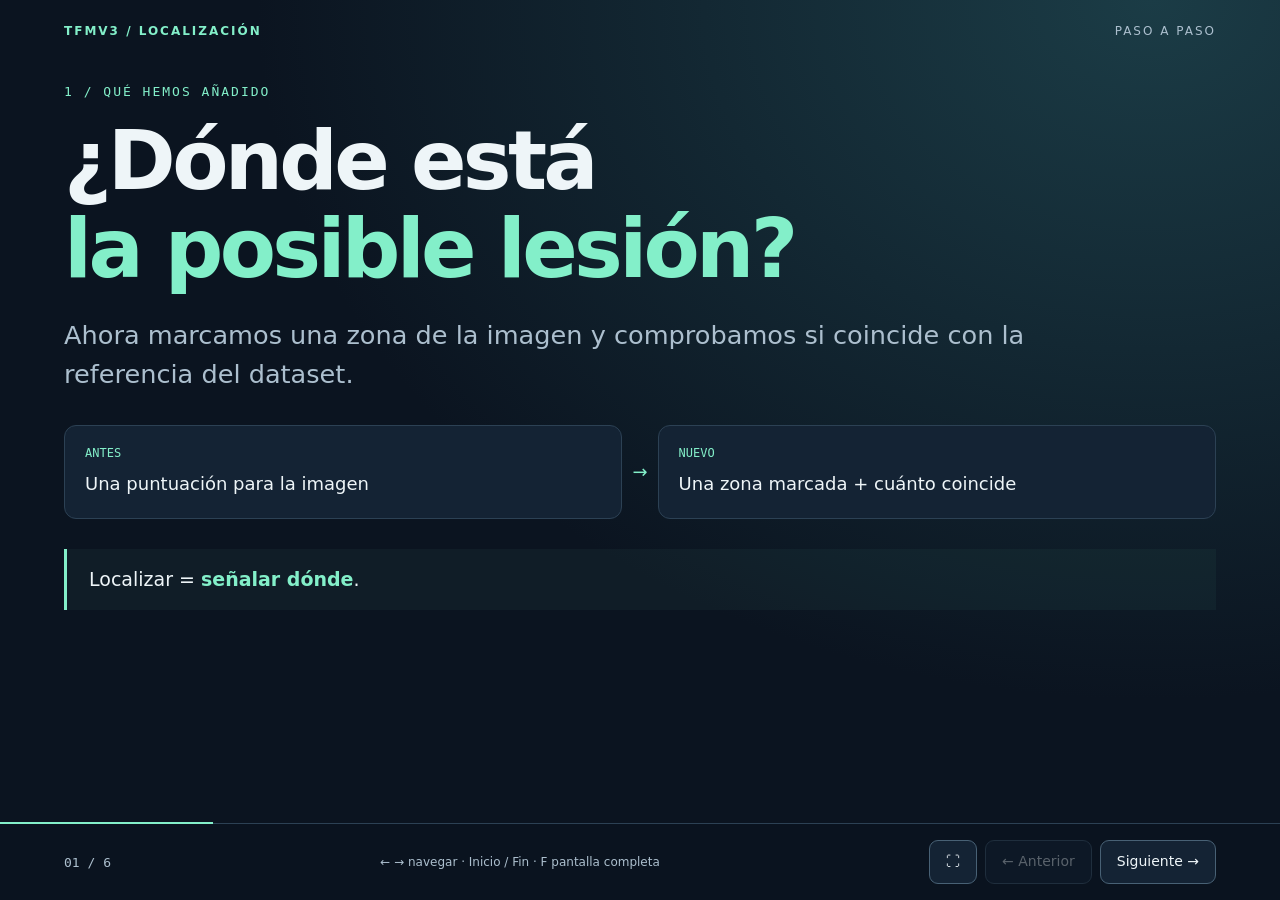
<file: web/presentacion-localizacion.html>
<!doctype html>
<html lang="es">
<head>
<meta charset="utf-8"><meta name="viewport" content="width=device-width,initial-scale=1">
<title>Localización · Del error a la lesión</title>
<style>
:root{color-scheme:dark;--bg:#0b1420;--panel:#142334;--line:#2c4154;--ink:#eef5f8;--muted:#acbfce;--mint:#83efc9;--orange:#ffab7b;--cyan:#70d8ee}*{box-sizing:border-box}body{margin:0;background:radial-gradient(ellipse at 90% 0,#1b3c46 0,transparent 55%),var(--bg);color:var(--ink);font:18px/1.55 system-ui,sans-serif;min-height:100vh}header{max-width:1440px;margin:auto;padding:22px 5vw;display:flex;justify-content:space-between;align-items:center;font-size:12px;letter-spacing:2px;text-transform:uppercase;color:var(--muted)}header b{color:var(--mint)}main{max-width:1440px;margin:auto;padding:20px 5vw 105px}.slide[hidden]{display:none}.slide{animation:enter .25s ease-out}@keyframes enter{from{opacity:.3;transform:translateY(8px)}to{opacity:1;transform:none}}.kicker{color:var(--mint);font:13px/1.4 Consolas,monospace;text-transform:uppercase;letter-spacing:2px;margin:0 0 16px}h1,h2{font-weight:650;letter-spacing:-.045em;line-height:1.08;margin:0 0 22px;max-width:1080px}h1{font-size:clamp(42px,6.4vw,88px)}h2{font-size:clamp(32px,4.4vw,58px)}h3{font-size:20px;line-height:1.3;margin:0 0 12px}p{margin:0 0 16px}.lead{font-size:clamp(19px,2vw,26px);max-width:980px;color:var(--muted)}em{font-style:normal;color:var(--mint)}.grid{display:grid;grid-template-columns:1fr 1fr;gap:20px;margin:25px 0}.three{grid-template-columns:repeat(3,1fr)}.card{padding:24px;border:1px solid var(--line);border-radius:18px;background:linear-gradient(135deg,#192c3e,#122030)}.card p:last-child{margin-bottom:0}.tag{display:inline-block;color:var(--mint);font:12px Consolas,monospace;text-transform:uppercase;letter-spacing:1px;margin-bottom:14px}.note,.source{font-size:14px;color:var(--muted)}.source{margin-top:20px}.takeaway{padding:16px 22px;border-left:3px solid var(--mint);background:#83efc90a;font-size:19px;margin-top:22px}.flow{display:flex;align-items:stretch;gap:10px;margin:30px 0;flex-wrap:wrap}.flow div{flex:1;min-width:130px;padding:20px;background:var(--panel);border:1px solid var(--line);border-radius:12px}.flow b{display:block;color:var(--mint);font:12px Consolas,monospace;margin-bottom:10px}.flow>span{align-self:center;color:var(--mint)}pre{padding:20px;background:#08111b;border:1px solid #25394b;border-radius:12px;overflow:auto;white-space:pre-wrap;overflow-wrap:anywhere;font:15px/1.65 Consolas,monospace;margin:16px 0}code{font-family:Consolas,monospace}ul,ol{padding-left:24px;margin:12px 0}li{padding-left:3px;margin:8px 0}table{width:100%;border-collapse:collapse;margin:18px 0;font-size:17px}th{color:var(--muted);font-weight:500}td,th{padding:13px 12px;border-bottom:1px solid var(--line);text-align:left}strong{color:var(--mint)}.big{font-size:48px;font-weight:650;letter-spacing:-2px;color:var(--mint);line-height:1.2}.formula{font:24px/1.5 Consolas,monospace;color:var(--mint);margin:15px 0}.legend{display:flex;gap:14px;flex-wrap:wrap;font-size:14px;margin:18px 0}.legend span:before{content:'';display:inline-block;width:10px;height:10px;border-radius:3px;background:var(--swatch);margin-right:7px}.matrix{display:grid;grid-template-columns:repeat(5,1fr);gap:5px;max-width:220px;margin:15px auto}.cell{aspect-ratio:1;display:grid;place-items:center;border-radius:6px;font:14px Consolas,monospace;background:#233447;color:#d4e3ee}.cell.tp{background:var(--cyan);color:#091720}.cell.fp{background:var(--orange);color:#091720}.cell.fn,.cell.ref{background:var(--mint);color:#091720}.mini-metrics{display:flex;flex-wrap:wrap;gap:20px;font-size:18px;margin-top:15px}.mini-metrics b{color:var(--mint)}input[type=range]{width:100%;accent-color:var(--mint);margin:18px 0;cursor:pointer}label{display:block}button{background:var(--panel);color:var(--ink);border:1px solid #486175;border-radius:9px;padding:10px 16px;font:inherit;font-size:14px;cursor:pointer}button:hover{border-color:var(--mint)}button:disabled{opacity:.35;cursor:default}button:focus-visible,input:focus-visible{outline:3px solid var(--mint);outline-offset:4px}footer{position:fixed;bottom:0;left:0;right:0;background:#0b1420f5;border-top:1px solid var(--line);padding:16px 5vw;display:flex;align-items:center;justify-content:space-between;gap:12px}.progress{position:absolute;left:0;top:-2px;height:2px;background:var(--mint);transition:width .2s}.nav-info{color:var(--muted);font:13px Consolas,monospace}.nav-buttons{display:flex;gap:8px}.small-label{font-size:12px;color:var(--muted)}@media(min-width:1500px){body{font-size:20px}pre{font-size:17px}}@media(max-width:760px){header{padding:18px 6vw}main{padding:15px 6vw 115px}.grid,.three{grid-template-columns:1fr}body{font-size:16px}.card{padding:20px}.flow>span{display:none}table{font-size:13px}td,th{padding:10px 5px}.small-label{display:none}.big{font-size:36px}footer{padding:14px 5vw}}@media(prefers-reduced-motion:reduce){.slide{animation:none}.progress{transition:none}}@media print{.slide[hidden]{display:block}.slide{break-after:page}header,footer{display:none}main{padding:0}.slide{animation:none}}
</style>
</head>
<body>
<header><b>TFMv3 / Localización</b><span>Paso a paso</span></header>
<main>
<section class="slide" aria-labelledby="s1">
<p class="kicker">1 / Qué hemos añadido</p><h1 id="s1">¿Dónde está<br><em>la posible lesión?</em></h1>
<p class="lead">Ahora marcamos una zona de la imagen y comprobamos si coincide con la referencia del dataset.</p>
<div class="flow"><div><b>ANTES</b>Una puntuación para la imagen</div><span>→</span><div><b>NUEVO</b>Una zona marcada + cuánto coincide</div></div>
<p class="takeaway">Localizar = <strong>señalar dónde</strong>.</p>
</section>
<section class="slide" hidden aria-labelledby="s2">
<p class="kicker">2 / Qué comparamos</p><h2 id="s2">Dos dibujos sobre la misma imagen.</h2>
<div class="grid"><div class="card"><span class="tag">Referencia del dataset</span><svg viewBox="0 0 260 150" height="190" width="100%" role="img" aria-label="Esquema de referencia con una zona verde"><ellipse cx="130" cy="75" rx="85" ry="65" fill="#293c4d"/><path d="M135 40 Q185 25 190 75 Q175 115 140 100 Q118 75 135 40" fill="#83efc9"/></svg><h3>La zona que viene anotada.</h3></div><div class="card"><span class="tag">Predicción del sistema</span><svg viewBox="0 0 260 150" height="190" width="100%" role="img" aria-label="Esquema de predicción con una zona naranja"><ellipse cx="130" cy="75" rx="85" ry="65" fill="#293c4d"/><path d="M146 48 Q195 35 197 83 Q185 119 150 104 Q128 82 146 48" fill="#ffab7b"/></svg><h3>La zona que marca nuestro sistema.</h3></div></div>
<p class="takeaway">Una <strong>máscara</strong> es ese dibujo: indica qué píxeles pertenecen a la zona.</p>
<p class="source">Dibujos ilustrativos, no imágenes médicas reales.</p>
</section>
<section class="slide" hidden aria-labelledby="s3">
<p class="kicker">3 / Cómo sale nuestra zona</p><h2 id="s3">Marcamos donde hay más error.</h2>
<div class="flow"><div><b>01</b>Comparamos la imagen con su reconstrucción</div><span>→</span><div><b>02</b>Medimos cuánto difieren en cada punto</div><span>→</span><div><b>03</b>Marcamos donde el error supera un límite</div></div>
<div class="grid"><div class="card"><h3>Error pequeño</h3><p>La reconstrucción se parece → no se marca.</p></div><div class="card"><h3>Error grande</h3><p>La reconstrucción difiere → se marca como posible anomalía.</p></div></div>
<p class="takeaway">Ese límite se llama <strong>umbral</strong>. Un error alto no demuestra por sí solo que haya una lesión.</p>
</section>
<section class="slide" hidden aria-labelledby="s4">
<p class="kicker">4 / Cómo elegimos el umbral</p><h2 id="s4">Un mapa. Muchos límites. Gana el mejor Dice.</h2>
<img src="assets/localizacion-umbrales.svg" style="display:block;width:100%;height:auto" alt="El modelo genera un mapa de errores una vez en la pasada de calibración. Sobre los mismos errores se prueban distintos límites. Ejemplo: con 0,05 se marca de más y Dice es 0,86; con 0,20 coincide todo y Dice es 1; con 0,80 falta lesión y Dice es 0,50. Se elige el límite de mayor Dice.">
<p class="takeaway">El código agrupa y cuenta los errores en <strong>histogramas</strong>. Así prueba los 4097 límites sin ejecutar el modelo para cada uno.</p>
<p class="source">El ejemplo simplifica el proceso. El umbral real se elige con toda la validación y quedó en 0,13525390625.</p>
</section>
<section class="slide" hidden aria-labelledby="s5">
<p class="kicker">5 / Qué hacemos después</p><h2 id="s5">Elegir primero.<br><em>Comprobar después.</em></h2>
<div class="grid"><div class="card"><span class="tag">Validación</span><h3>Elegimos el umbral.</h3><p class="big">≈ 0,1353</p><p>Es el valor que quedó guardado.</p></div><div class="card"><span class="tag">Test</span><h3>Lo usamos en otras imágenes.</h3><p>No cambiamos el límite para que encaje mejor.</p><p>Comparamos con sus referencias para ver qué tal funciona.</p></div></div>
<p class="takeaway">Es un <strong>umbral nuevo para marcar zonas</strong>, distinto del que decide si una imagen completa es anómala.</p>
</section>
<section class="slide" hidden aria-labelledby="s6">
<p class="kicker">6 / Qué vemos en la demo</p><h2 id="s6">Los colores muestran los aciertos y las diferencias.</h2>
<div class="grid three"><div class="card" style="border-top:5px solid var(--cyan)"><h3>Cian</h3><p>Coinciden sistema y referencia.</p></div><div class="card" style="border-top:5px solid var(--orange)"><h3>Naranja</h3><p>El sistema marca de más.</p></div><div class="card" style="border-top:5px solid var(--mint)"><h3>Verde</h3><p>Hay referencia que el sistema no marca.</p></div></div>
<div class="card"><span class="tag">Resultado guardado en test</span><p class="big">Dice: 0,736 / 1</p><p>Resume la coincidencia de las zonas en 3715 imágenes. No es el porcentaje de imágenes acertadas.</p></div>
<p class="takeaway">Lo nuevo: <strong>dibujar la zona, compararla y medir cuánto coincide</strong>.</p>
<p class="source">Resultado de results/dae_seed42/localization.json.</p>
</section>
</main>
<footer><div class="progress" id="progress"></div><span class="nav-info" id="counter" aria-live="polite"></span><span class="small-label">← → navegar · Inicio / Fin · F pantalla completa</span><div class="nav-buttons"><button id="fullscreen" type="button" aria-label="Alternar pantalla completa">⛶</button><button id="prev" type="button">← Anterior</button><button id="next" type="button">Siguiente →</button></div></footer>
<script>
const slides = [...document.querySelectorAll('.slide')];
const prev = document.getElementById('prev');
const next = document.getElementById('next');
let current = 0;
function show(index) {
 current = Math.max(0, Math.min(slides.length - 1, index));
 slides.forEach((slide, i) => { slide.hidden = i !== current; });
 document.getElementById('counter').textContent = `${String(current+1).padStart(2,'0')} / ${slides.length}`;
 document.getElementById('progress').style.width = `${(current+1)/slides.length*100}%`;
 prev.disabled = current === 0; next.disabled = current === slides.length-1;
 history.replaceState(null,'',`#${current+1}`); window.scrollTo(0,0);
}
async function fullscreen() {
 try { if(document.fullscreenElement) await document.exitFullscreen(); else await document.documentElement.requestFullscreen(); }
 catch { document.getElementById('fullscreen').title = 'Usa F11 para pantalla completa'; }
}
prev.addEventListener('click',()=>show(current-1));
next.addEventListener('click',()=>show(current+1));
document.getElementById('fullscreen').addEventListener('click',fullscreen);
document.addEventListener('keydown',event=>{
 if(event.altKey||event.ctrlKey||event.metaKey||event.target.matches('input,textarea,select')) return;
 const destinations = {ArrowRight:current+1,ArrowLeft:current-1,Home:0,End:slides.length-1};
 if(event.key in destinations){event.preventDefault();show(destinations[event.key]);}
 if(event.key.toLowerCase()==='f') fullscreen();
});
show((parseInt(location.hash.slice(1),10)||1)-1);
</script>
</body></html>
</file>
<file: web/styles.css>
:root{--ink:#0b1713;--paper:#f1f0e9;--paper2:#e6e4da;--night:#071310;--night2:#0c211a;--mint:#b9ff47;--cyan:#74e1d0;--orange:#ff6a3d;--muted:#738077;--line:rgba(11,23,19,.16);--serif:"Newsreader",Georgia,serif;--sans:"Manrope",sans-serif;--mono:"DM Mono",monospace}*{box-sizing:border-box}html{scroll-behavior:smooth}body{margin:0;background:var(--paper);color:var(--ink);font-family:var(--sans);overflow-x:hidden}a{color:inherit;text-decoration:none}.progress{position:fixed;z-index:1000;top:0;left:0;height:3px;background:var(--mint);width:0}.nav{height:78px;position:absolute;z-index:20;top:0;left:0;right:0;display:flex;align-items:center;justify-content:space-between;padding:0 4vw;color:#eef5ed;border-bottom:1px solid rgba(255,255,255,.12)}.brand{display:flex;align-items:center;gap:12px;font-size:13px;font-weight:600}.brand-mark{border:1px solid rgba(255,255,255,.4);padding:8px;font-family:var(--serif);font-size:20px;line-height:1}.nav-links{display:flex;gap:30px;font-size:12px;color:#aab8b0}.nav-links a:hover{color:#fff}.nav-cta{font-size:12px;border:1px solid rgba(255,255,255,.35);padding:11px 15px}.nav-cta span{color:var(--mint);margin-left:8px}.hero{min-height:100vh;background:var(--night);color:#f3f6f0;display:grid;grid-template-columns:52% 48%;position:relative;padding-top:78px}.hero-copy{padding:10vh 6vw 10vh 8vw;display:flex;flex-direction:column;justify-content:center}.eyebrow,.section-index,.overline{font:500 10px var(--mono);letter-spacing:.17em;text-transform:uppercase}.eyebrow{color:#afbbb4;display:flex;align-items:center;gap:10px}.eyebrow span{width:24px;height:1px;background:var(--mint)}h1,h2{font-family:var(--serif);font-weight:500;letter-spacing:-.045em;margin:0;line-height:.96}h1{font-size:clamp(54px,6.2vw,102px);margin:34px 0 30px}h1 em,h2 em{color:var(--mint);font-style:italic}.lead{font-size:17px;line-height:1.65;color:#b5c0b9;max-width:570px}.hero-actions{display:flex;gap:12px;margin-top:24px}.button{display:inline-flex;align-items:center;gap:28px;padding:15px 19px;font-size:12px;font-weight:700}.button.primary{background:var(--mint);color:var(--ink)}.button.ghost{border:1px solid #405049;color:#d9dfdb}.hero-facts{display:grid;grid-template-columns:repeat(3,1fr);margin-top:60px;border-top:1px solid #314039;padding-top:24px;gap:28px}.hero-facts strong{display:block;color:#fff;font:500 25px var(--mono)}.hero-facts span{display:block;color:#778981;font-size:10px;margin-top:7px;line-height:1.4;text-transform:uppercase;letter-spacing:.08em}.hero-visual{position:relative;background:radial-gradient(circle at 45% 45%,#183a2c 0,#0a1c16 42%,#06110e 72%);border-left:1px solid rgba(255,255,255,.1);overflow:hidden;display:flex;align-items:center;justify-content:center}.scan-stage{position:relative;width:80%;aspect-ratio:1}.scan-label{position:absolute;left:5%;right:5%;display:flex;justify-content:space-between;font:10px var(--mono);letter-spacing:.12em;color:#688076}.scan-label.top{top:5%}.scan-label.bottom{bottom:5%}.signal{display:flex;align-items:end;gap:3px}.signal i{display:block;width:2px;background:var(--mint)}.signal i:nth-child(1){height:5px}.signal i:nth-child(2){height:12px}.signal i:nth-child(3){height:8px}.signal i:nth-child(4){height:16px}.signal i:nth-child(5){height:9px}.brain{position:relative;background:radial-gradient(ellipse at 34% 45%,transparent 0 7%,rgba(4,12,10,.9) 8% 10%,transparent 11%),radial-gradient(ellipse at 64% 45%,transparent 0 7%,rgba(4,12,10,.9) 8% 10%,transparent 11%),repeating-radial-gradient(ellipse at 50% 48%,#81968b 0 2px,#405b50 4px,#91a398 6px,#344a41 8px);filter:grayscale(.2);border-radius:47% 53% 46% 54%/55% 54% 46% 45%;box-shadow:inset 0 0 25px #0a1913,0 0 50px rgba(116,225,208,.1)}.brain:after{content:"";position:absolute;inset:4%;border:1px solid rgba(185,255,71,.24);border-radius:inherit}.brain-main{position:absolute;width:60%;height:46%;left:20%;top:27%;transform:rotate(-5deg);box-shadow:inset 0 0 35px #07130f,0 0 80px rgba(116,225,208,.12)}.lesion{position:absolute;width:22%;height:30%;right:8%;top:36%;background:radial-gradient(circle,#f5ffbd 0,var(--mint) 15%,#ff7e47 42%,rgba(255,79,47,.15) 70%,transparent 72%);filter:blur(3px);border-radius:50%}.scanline{position:absolute;left:0;right:0;height:1px;background:rgba(185,255,71,.7);box-shadow:0 0 10px var(--mint);animation:scan 4s ease-in-out infinite}@keyframes scan{0%,100%{top:10%;opacity:.2}50%{top:90%;opacity:1}}.orbit{position:absolute;border:1px solid rgba(116,225,208,.12);border-radius:50%;inset:12%}.orbit-b{inset:3%;border-style:dashed;animation:spin 25s linear infinite}@keyframes spin{to{transform:rotate(360deg)}}.callout{position:absolute;font:9px var(--mono);letter-spacing:.05em;color:#9bacA3;border-left:1px solid #5a7468;padding-left:9px}.callout span{color:var(--mint);display:block;margin-bottom:5px}.callout b{color:#d6dfda;display:block;font-weight:400}.callout small{font-size:8px}.callout-a{left:0;top:22%}.callout-b{right:-3%;bottom:22%}.pointer{position:absolute;width:29%;right:12%;top:30%;overflow:visible}.pointer path{stroke:var(--mint);fill:none;stroke-width:1;stroke-dasharray:3 3}.pointer circle{fill:var(--mint)}.hero-scroll{position:absolute;bottom:25px;left:3%;writing-mode:vertical-rl;font:9px var(--mono);letter-spacing:.15em;color:#60736a}.hero-scroll span{margin-top:10px;color:var(--mint)}section:not(.hero){padding:110px 8vw}.section-index{color:#6e7771;margin-bottom:55px}.statement-grid{display:grid;grid-template-columns:2fr 1fr;gap:10vw}.statement h2,.journey h2,.scoring h2,.protocol h2{font-size:clamp(50px,6vw,88px)}.statement h2 em{color:#1b6d58}.statement-side{padding-top:10px}.statement-side p,.journey-title>p,.scoring-head>p,.protocol-head>p{color:#59655e;line-height:1.7;font-size:15px}.compare-cards{display:grid;grid-template-columns:1fr 1fr;gap:20px;margin-top:80px}.compare-card{padding:30px;border:1px solid var(--line);min-height:320px}.compare-card.accent{background:#dffbb6;border-color:#a8c879}.card-top{display:flex;justify-content:space-between;font:10px var(--mono);letter-spacing:.1em}.card-top b{font-weight:500}.mini-flow{height:110px;margin:30px 0;display:flex;align-items:center;gap:16px}.mini-flow>strong{font:500 11px var(--mono);border:1px solid;padding:11px}.thumb{display:block;width:60px;height:48px;background:#9b9b93;border-radius:50%;box-shadow:inset 0 0 15px #333}.thumb.anomalous{background:radial-gradient(circle at 70% 55%,var(--orange),#999 24%,#4e4e4a 60%)}.compare-card h3{font:600 25px var(--serif);margin:0 0 8px}.compare-card p{font-size:13px;color:#59655e}.fine-print{font-size:10px;color:#6c756f}.dark-section{background:var(--night);color:#eff5f0}.section-index.light{color:#63766c}.principle{padding-bottom:120px!important}.principle-head,.architecture-head,.results-head{display:grid;grid-template-columns:1.5fr 1fr;gap:8vw}.principle h2,.architecture h2,.results h2{font-size:clamp(56px,7vw,100px)}.principle-head p,.architecture-head p,.results-head p{align-self:end;color:#93a199;line-height:1.7}.principle-equation{margin:90px 0 45px;border-top:1px solid #2b3b34;border-bottom:1px solid #2b3b34;display:grid;grid-template-columns:1fr 80px 1fr;align-items:center;padding:35px 0}.equation-case{display:grid;grid-template-columns:100px 1fr 150px;align-items:center;gap:25px}.brain.tiny{width:88px;height:65px}.has-lesion .lesion{display:block}.equation-case span{display:block;font-size:10px;color:#819087;text-transform:uppercase;letter-spacing:.1em}.equation-case strong{font:500 38px var(--serif)}.operator{text-align:center;font:50px var(--serif);color:var(--mint)}.score i{display:block;height:5px;margin-bottom:8px}.score.low i{width:28%;background:var(--cyan)}.score.high i{width:92%;background:var(--orange)}.plain-translation{display:flex;gap:40px;align-items:baseline}.plain-translation span{font:10px var(--mono);color:var(--mint);white-space:nowrap}.plain-translation p{font:italic 500 27px var(--serif);color:#c7d0ca}.journey-title,.scoring-head,.protocol-head{display:grid;grid-template-columns:1.5fr 1fr;gap:10vw;align-items:end}.mode-switch{margin:70px 0 35px;display:flex;border-bottom:1px solid var(--line)}.mode-switch button{background:none;border:0;padding:18px 35px;font:600 13px var(--sans);color:#7a837d;border-bottom:3px solid transparent;cursor:pointer}.mode-switch button span{font:10px var(--mono);margin-right:8px}.mode-switch button.active{color:var(--ink);border-bottom-color:var(--ink)}.pipeline{display:grid;grid-template-columns:1fr 50px 1fr 50px 1fr 50px 1fr;align-items:start}.pipe-step{padding:18px 10px}.pipe-number{font:10px var(--mono);color:#7f8982}.pipe-art{height:150px;display:flex;align-items:center;justify-content:center;position:relative}.brain.medium{width:130px;height:94px}.pipe-step h3{font:600 19px var(--serif)}.pipe-step p{font-size:11px;line-height:1.6;color:#66716a}.pipe-arrow{text-align:center;padding-top:85px;color:#98a29b}.pipe-arrow span{font-size:26px}.pipe-arrow small{display:block;font:8px var(--mono);margin-top:5px}.noise{position:absolute;width:130px;height:94px;background:repeating-linear-gradient(45deg,transparent 0 8px,rgba(255,106,61,.45) 9px 12px);border-radius:50%;mix-blend-mode:screen}.model-art span{font:10px var(--mono);border:1px solid;padding:18px 8px}.model-art i{display:block;width:15px;height:1px;background:#52625a}.model-art b{font:28px var(--serif);color:#1b6d58}.target-art{gap:10px;font:34px var(--serif)}.target-art span{border:1px solid var(--line);padding:18px}.formula-card{margin-top:45px;border:1px solid var(--line);padding:28px;display:grid;grid-template-columns:1fr 1.4fr 1fr;align-items:center}.formula-card>span{font:10px var(--mono);color:#68736c}.formula-card>div{font:27px var(--serif)}.fraction{display:inline-flex;flex-direction:column;text-align:center;vertical-align:middle}.fraction b{border-bottom:1px solid;font-weight:500}.fraction i{font-size:18px;font-style:normal}.formula-card p{font-size:11px;color:#68736c;line-height:1.5}.pill{display:inline-block;font:10px var(--mono);color:var(--mint);border:1px solid #3a5046;padding:10px 14px;margin-top:12px}.unet-wrap{margin-top:80px;border:1px solid #2c3d35;padding:28px 20px 15px;position:relative}.unet-label{position:absolute;top:-9px;background:var(--night);padding:0 10px;font:9px var(--mono);letter-spacing:.12em;color:#819188}.encoder-label{left:8%}.decoder-label{right:8%}.unet{height:330px;display:flex;justify-content:space-around;align-items:flex-start;position:relative;padding-top:55px}.u-node{z-index:2;width:90px;height:95px;border:1px solid var(--cyan);background:#0e2923;display:flex;flex-direction:column;justify-content:center;align-items:center}.u-node b{font:25px var(--mono)}.u-node span{font:9px var(--mono);color:#87a097}.u-node.n2{margin-top:55px}.u-node.n3{margin-top:110px}.u-node.bottleneck{margin-top:165px;border-color:var(--mint);background:#203719}.u-node.out{border-color:#7cab57}.u-node small{font:7px var(--mono);color:var(--mint)}.u-link{width:20px;margin-top:100px;border-top:1px solid #53675d}.u-link.down{transform:rotate(22deg);transform-origin:left}.u-link.up{transform:rotate(-22deg);transform-origin:left}.skip-lines{position:absolute;z-index:1;inset:0;width:100%;height:100%}.skip-lines path{fill:none;stroke:#385149;stroke-width:1;stroke-dasharray:4 4}.unet-caption{border-top:1px solid #273930;padding:15px 10px 0;display:flex;gap:30px;font:9px var(--mono);color:#819188}.dot{display:inline-block;width:6px;height:6px;border-radius:50%;margin-right:6px}.dot.cyan{background:var(--cyan)}.dot.green{background:#7cab57}.line{display:inline-block;width:15px;border-top:1px dashed #58756a;margin-right:6px}.why-grid{display:grid;grid-template-columns:repeat(3,1fr);gap:1px;background:#2b3b34;margin-top:60px}.why-grid article{background:var(--night);padding:30px}.why-grid span{font:9px var(--mono);color:var(--mint)}.why-grid h3{font:500 22px var(--serif)}.why-grid p{font-size:12px;color:#8e9c94;line-height:1.7}.score-steps{display:grid;grid-template-columns:repeat(4,1fr);margin:70px 0}.score-steps article{border:1px solid var(--line);border-right:0;padding:25px}.score-steps article:last-child{border-right:1px solid var(--line)}.score-visual{height:120px}.two-brains{display:flex;align-items:center;justify-content:center;gap:10px}.brain.small{width:73px;height:53px}.brain.faded{opacity:.5}.score-steps article>span{font:9px var(--mono);color:#77827b}.score-steps h3{font:600 19px var(--serif);margin:9px 0}.score-steps p,.score-steps code{font:11px var(--mono);color:#647169}.mask-visual{display:flex;align-items:center;justify-content:center}.mask-visual i{position:absolute;width:84px;height:64px;border:1px dashed var(--orange);border-radius:50%}.pixels{display:grid;grid-template-columns:repeat(3,18px);grid-template-rows:repeat(3,18px);gap:4px;align-content:center;justify-content:center}.pixels i{background:#4d6860}.pixels i:nth-child(5){background:var(--mint)}.max-visual{display:flex;align-items:end;justify-content:center;gap:8px;padding-bottom:30px}.max-visual i{width:9px;background:#789087}.max-visual i:nth-child(1){height:20px}.max-visual i:nth-child(2){height:38px}.max-visual i:nth-child(3){height:70px;background:var(--orange)}.max-visual i:nth-child(4){height:27px}.max-visual b{font:9px var(--mono);color:var(--orange)}.threshold-lab{display:grid;grid-template-columns:.75fr 1.25fr;background:#fff;border:1px solid var(--line);min-height:420px}.lab-copy{padding:40px;border-right:1px solid var(--line)}.lab-label{font:9px var(--mono);color:#1b6d58}.lab-copy h3{font:500 38px var(--serif);margin:20px 0}.lab-copy p{font-size:12px;line-height:1.7;color:#68736c}.threshold-read{display:flex;justify-content:space-between;align-items:end;margin-top:35px;font:9px var(--mono)}.threshold-read b{font:28px var(--mono);color:#1b6d58}input[type=range]{width:100%;accent-color:#1b6d58;margin:18px 0}.lab-note{border-left:2px solid var(--mint);padding-left:12px!important}.distribution{padding:32px;display:flex;flex-direction:column}.chart-title{display:flex;justify-content:space-between;font:9px var(--mono);color:#66736b}.chart-title i{display:inline-block;width:8px;height:8px;margin-left:10px}.normal-key{background:var(--cyan)}.anomaly-key{background:var(--orange)}#histogram{width:100%;height:auto;margin-top:auto}.results-head{align-items:end}.run-stamp{border:1px solid #34463e;padding:17px}.run-stamp span{font:9px var(--mono);color:var(--mint);display:block}.run-stamp b{font-size:11px}.metric-grid{display:grid;grid-template-columns:1.4fr 1fr 1fr;margin-top:70px}.metric{border:1px solid #314139;padding:30px;min-height:360px;position:relative}.metric+ .metric{border-left:0}.metric>span{font:9px var(--mono);color:#8d9b93}.metric>strong{font:500 62px var(--serif);display:block;margin:30px 0}.hero-metric>strong{font-size:95px;color:var(--mint)}.metric>strong small{font-size:20px;color:#718279}.metric p{font-size:11px;color:#86958c;line-height:1.7;position:absolute;bottom:25px;right:30px;left:30px}.metric-bar{height:3px;background:#26382f}.metric-bar i{display:block;height:100%;background:var(--mint)}.metric-ring{--p:calc(var(--value)*1%);width:110px;height:110px;border-radius:50%;background:conic-gradient(var(--cyan) var(--p),#26382f 0);display:grid;place-items:center}.metric-ring:after{content:"";position:absolute;width:84px;height:84px;border-radius:50%;background:var(--night)}.metric-ring b{z-index:1;font:10px var(--mono)}.spark-wrap{height:95px}#lossChart{width:100%;height:100%}.confusion-wrap,.reconstruction-block{margin-top:90px;display:grid;grid-template-columns:.65fr 1.35fr;gap:8vw;align-items:center}.overline{color:var(--mint)}.confusion-wrap h3,.reconstruction-block h3{font:500 38px var(--serif)}.confusion-wrap p,.reconstruction-block p{font-size:12px;color:#8d9a92;line-height:1.7}.confusion-matrix{display:grid;grid-template-columns:75px 1fr 1fr;grid-template-rows:25px 38px 130px 130px;position:relative}.axis{font:8px var(--mono);color:#65776d}.axis.top{grid-column:2/4;text-align:center}.axis.side{position:absolute;transform:rotate(-90deg);left:-35px;top:180px}.cm-head,.cm-label{font:8px var(--mono);display:grid;place-items:center;color:#829087}.cm-cell{border:1px solid #34463e;padding:22px}.cm-cell+ .cm-cell{border-left:0}.cm-cell strong{display:block;font:38px var(--serif)}.cm-cell span{font-size:9px;color:#809087}.cm-cell.good{background:#143127}.cm-cell.good strong{color:var(--cyan)}.cm-cell.bad strong{color:#ff8260}.reconstruction-block figure{margin:0;border:1px solid #34463e;background:#000;padding:15px}.reconstruction-block img{display:block;width:100%;image-rendering:auto}.reconstruction-block figcaption{font:8px var(--mono);color:#687c71;padding:12px 4px 0}.data-rail{display:grid;grid-template-columns:repeat(4,1fr);margin:70px 0}.data-rail article{border-top:2px solid var(--ink);padding:20px;border-right:1px solid var(--line)}.rail-num{font:9px var(--mono);color:#718078}.rail-count{font:500 48px var(--serif);margin:30px 0 8px}.data-rail h3{font-size:13px}.data-rail p{font-size:11px;color:#748078}.data-rail b{font:9px var(--mono);color:#1b6d58}.config-strip{border:1px solid var(--line);display:flex;align-items:center;justify-content:space-around;padding:25px}.config-strip>span{font:9px var(--mono)}.config-strip div b{font:500 18px var(--mono);display:block}.config-strip div small{font-size:8px;color:#79847e}.limits{background:#173f33;color:#eff4ee}.limits-layout{display:grid;grid-template-columns:1fr 1fr;gap:12vw}.limits h2{font-size:clamp(50px,6vw,85px)}.limits h2 em{color:var(--orange)}.limits-layout>div>p{color:#a7b8af;line-height:1.7}.limits-list article{display:grid;grid-template-columns:45px 1fr;border-top:1px solid #426157;padding:18px 0}.limits-list span{font:9px var(--mono);color:var(--mint)}.limits-list p{margin:0;font-size:12px;line-height:1.7;color:#b9c7c0}.next-question{margin-top:70px;border:1px solid #527065;padding:30px;display:grid;grid-template-columns:.4fr 1.5fr .4fr;align-items:center}.next-question span{font:9px var(--mono);color:var(--mint)}.next-question p{font:italic 25px var(--serif)}.next-question b{font:10px var(--mono);text-align:right}footer{background:#040a08;color:#dbe4dd;padding:55px 8vw;display:grid;grid-template-columns:100px 1fr auto;align-items:center}.footer-mark{font:50px var(--serif);color:var(--mint)}footer strong{font:500 17px var(--serif)}footer span{display:block;font:8px var(--mono);color:#617169;margin-top:10px}.footer-links{display:flex;gap:25px;font-size:10px;color:#899990}.reveal{opacity:0;transform:translateY(25px);transition:opacity .7s ease,transform .7s ease}.reveal.visible{opacity:1;transform:none}@media(max-width:900px){.nav-links{display:none}.hero{grid-template-columns:1fr}.hero-copy{padding-top:80px}.hero-visual{min-height:75vh}.statement-grid,.principle-head,.journey-title,.architecture-head,.scoring-head,.results-head,.protocol-head,.limits-layout{grid-template-columns:1fr}.compare-cards{grid-template-columns:1fr}.equation-case{grid-template-columns:70px 1fr}.equation-case .score{grid-column:2}.principle-equation{grid-template-columns:1fr 40px 1fr}.pipeline{grid-template-columns:1fr 1fr}.pipe-arrow{display:none}.formula-card{grid-template-columns:1fr;gap:25px}.unet{overflow-x:auto;justify-content:flex-start;gap:25px}.u-node{min-width:75px}.skip-lines{display:none}.score-steps{grid-template-columns:1fr 1fr}.score-steps article:nth-child(2){border-right:1px solid}.threshold-lab,.confusion-wrap,.reconstruction-block{grid-template-columns:1fr}.lab-copy{border-right:0;border-bottom:1px solid var(--line)}.metric-grid{grid-template-columns:1fr}.metric+.metric{border-left:1px solid;border-top:0}.data-rail{grid-template-columns:1fr 1fr}.config-strip{flex-wrap:wrap;gap:25px}.next-question{grid-template-columns:1fr;gap:10px}.next-question b{text-align:left}}@media(max-width:560px){section:not(.hero){padding:80px 6vw}.nav{padding:0 5vw}.nav-cta{display:none}.hero-copy{padding:80px 6vw 50px}.hero-facts{gap:10px}.hero-facts strong{font-size:19px}.hero-visual{min-height:520px}.compare-card{padding:20px}.principle-equation{grid-template-columns:1fr}.operator{transform:rotate(90deg)}.plain-translation{display:block}.mode-switch button{padding:15px 10px}.pipeline,.score-steps{grid-template-columns:1fr}.score-steps article{border-right:1px solid;border-bottom:0}.score-steps article:last-child{border-bottom:1px solid}.unet-caption{flex-direction:column}.metric{min-height:330px}.hero-metric>strong{font-size:70px}.confusion-matrix{grid-template-columns:50px 1fr 1fr}.cm-cell{padding:12px}.cm-cell strong{font-size:28px}.data-rail{grid-template-columns:1fr}.config-strip{justify-content:flex-start}.config-strip>span{width:100%}footer{grid-template-columns:1fr;gap:25px}.footer-links{flex-wrap:wrap}}

/* Interactive, illustrative pixel-art view of the recorded DAE run. */
.training-viz{background:#081510;color:#edf5e8}.training-viz .section-index{margin-bottom:30px}.viz-intro{display:flex;justify-content:space-between;align-items:end;gap:32px;margin-bottom:38px}.viz-intro h2{font-size:clamp(48px,6vw,82px)}.viz-intro p{color:#9eafa2;line-height:1.7;max-width:650px}.viz-key{display:flex;gap:18px;white-space:nowrap;font:10px var(--mono);color:#97ad9b}.viz-dot{display:inline-block;width:7px;height:7px;margin-right:6px}.viz-dot.cyan{background:#70dbc9}.viz-dot.lime{background:#b9ff47}.viz-dot.orange{background:#ff9c71}.viz-frame{border:1px solid #315044;background:#081510;box-shadow:0 28px 70px rgba(0,0,0,.15)}.viz-toolbar{min-height:56px;padding:10px 20px;border-bottom:1px solid #315044;display:flex;justify-content:space-between;align-items:center;gap:16px}.viz-live{font:10px var(--mono);letter-spacing:.12em;color:#b9ff47}.viz-live i{display:inline-block;width:7px;height:7px;background:#b9ff47;margin-right:8px}.viz-tabs{display:flex;gap:5px}.viz-tabs button{background:transparent;color:#a6b6a8;border:1px solid #365044;padding:9px 14px;font:10px var(--mono);cursor:pointer}.viz-tabs button.is-active{background:#b9ff47;color:#101b10;border-color:#b9ff47}.viz-tabs button:focus-visible,.viz-controls button:focus-visible,.viz-controls input:focus-visible{outline:2px solid #b9ff47;outline-offset:3px}.viz-canvas-wrap{overflow-x:auto}.viz-canvas-wrap canvas{display:block;width:100%;min-width:720px;height:auto;image-rendering:pixelated}.viz-readout{display:grid;grid-template-columns:repeat(3,1fr);border-top:1px solid #315044}.viz-readout>div{padding:16px 20px;border-right:1px solid #315044}.viz-readout>div:last-child{border:0}.viz-readout span{display:block;color:#789685;font:9px var(--mono);margin-bottom:9px}.viz-readout strong{font:12px var(--mono);color:#dcebdd}.viz-controls{display:flex;align-items:center;gap:25px;margin-top:20px}.viz-controls button{min-width:130px;background:#b9ff47;color:#102015;border:0;padding:17px;font:12px var(--mono);cursor:pointer}.viz-timeline{flex:1}.viz-timeline-top{display:flex;justify-content:space-between;color:#8ca496;font:10px var(--mono)}.viz-timeline output{color:#d7e9d2}.viz-timeline input{display:block;width:100%;margin:12px 0 4px;accent-color:#b9ff47}.viz-loss{display:flex;justify-content:space-between;color:#829c8d;font:9px var(--mono)}.viz-loss strong{font-size:11px;color:#b9ff47}.viz-disclaimer{margin:18px 0 0;color:#849b8c;line-height:1.55;font-size:11px}.viz-timeline[hidden]{display:none}@media(max-width:900px){.viz-intro{display:block}.viz-key{margin-top:22px}.viz-canvas-wrap canvas{min-width:700px}}@media(max-width:560px){.viz-toolbar{align-items:start;flex-direction:column}.viz-tabs{width:100%}.viz-tabs button{flex:1}.viz-readout{grid-template-columns:1fr}.viz-readout>div{border-right:0;border-bottom:1px solid #315044;padding:11px 16px}.viz-controls{align-items:stretch;flex-direction:column;gap:14px}.viz-controls button{width:100%}.viz-key{flex-wrap:wrap;gap:12px}}
@media(prefers-reduced-motion:reduce){.viz-live i{animation:none}}

/* Laboratorio interactivo del ruido gaussiano usado durante el entrenamiento. */
.noise-lab{background:#0b1d17;color:#edf5ef;border-top:1px solid #263e34}
.noise-lab-head{display:grid;grid-template-columns:1.35fr .65fr;gap:9vw;align-items:end}
.noise-lab-head h2{font-size:clamp(52px,6vw,88px)}
.noise-lab-head h2 em{color:var(--mint)}
.noise-lab-head p{color:#9aaca3;font-size:14px;line-height:1.75;margin:0}
.noise-lab-grid{display:grid;grid-template-columns:1.15fr .85fr;margin-top:65px;border:1px solid #355046;background:#071310}
.noise-image-panel,.noise-math-panel{padding:25px;min-width:0}
.noise-image-panel{border-right:1px solid #355046}
.noise-panel-title{display:flex;justify-content:space-between;align-items:center;margin-bottom:22px;font:9px var(--mono);letter-spacing:.11em;color:#789087}
.noise-panel-title b{color:var(--mint);font-weight:500}
.noise-image-pair{display:grid;grid-template-columns:1fr 34px 1fr;align-items:center}
.noise-image-pair figure{margin:0;min-width:0}
.noise-image-pair canvas{display:block;width:100%;height:auto;background:#020504;border:1px solid #263d34;image-rendering:auto}
.noise-image-pair figcaption{margin-top:10px;font:8px var(--mono);color:#789087;letter-spacing:.09em}
.noise-plus{text-align:center;color:var(--mint);font:28px var(--serif)}
#gaussianChart{display:block;width:100%;height:auto;background:#091712}
.noise-equation{border-top:1px solid #294138;padding-top:18px;color:#ecf5ee;font:clamp(18px,2vw,27px) var(--serif);text-align:center}
.noise-equation small{display:block;margin-top:8px;color:#78dfcf;font:10px var(--mono)}
.noise-control{margin-top:24px;border:1px solid #355046;padding:22px 26px;background:#071310}
.noise-control>div:first-child,.noise-scale{display:flex;justify-content:space-between;font:9px var(--mono);letter-spacing:.08em;color:#81978c}
.noise-control output{color:var(--mint);font-size:14px}
.noise-control input{margin:17px 0 10px;accent-color:var(--mint)}
.noise-scale{font-size:8px;letter-spacing:0;color:#657a70}
.noise-note{max-width:850px;margin:18px 0 0;color:#789087;font-size:10px;line-height:1.6}
.noise-process{display:grid;grid-template-columns:repeat(4,minmax(105px,1fr) 22px) minmax(140px,1fr);align-items:center;margin-top:24px;border:1px solid #355046;background:#071310;padding:18px;gap:5px}
.noise-process article{min-width:0}.noise-process article>span{display:block;color:#789087;font:8px var(--mono);letter-spacing:.08em;margin-bottom:10px}.noise-process canvas{display:block;width:100%;aspect-ratio:1;background:#020504;border:1px solid #294138}.noise-process #noiseCoarse{image-rendering:pixelated}.noise-process article>b,.noise-process-result div b{display:block;margin-top:10px;color:#dce9e1;font:10px var(--mono);font-weight:500}.noise-process article>small,.noise-process-result div small{display:block;margin-top:5px;color:#657a70;font:8px/1.4 var(--mono)}.noise-process>i{text-align:center;color:var(--mint);font-style:normal}.noise-process-result{align-self:stretch;display:flex;flex-direction:column;justify-content:space-between;padding:14px;border-left:1px solid #294138}.noise-process-result button{border:1px solid var(--mint);background:transparent;color:var(--mint);padding:11px 8px;font:9px var(--mono);cursor:pointer}.noise-process-result button:hover{background:var(--mint);color:#071310}.noise-process-result button:focus-visible{outline:2px solid #fff;outline-offset:3px}
@media(max-width:900px){.noise-lab-head,.noise-lab-grid{grid-template-columns:1fr}.noise-lab-head p{margin-top:22px}.noise-image-panel{border-right:0;border-bottom:1px solid #355046}.noise-process{grid-template-columns:repeat(2,1fr);gap:14px}.noise-process>i{display:none}.noise-process-result{border-left:0;border-top:1px solid #294138;grid-column:1/-1;gap:18px}}
@media(max-width:560px){.noise-image-panel,.noise-math-panel{padding:16px}.noise-image-pair{grid-template-columns:1fr 20px 1fr}.noise-plus{font-size:20px}.noise-control{padding:18px}.noise-scale span:nth-child(2){display:none}.noise-process{grid-template-columns:1fr 1fr;padding:12px}.noise-process-result{grid-column:1/-1}}

/* Explicación interactiva de AUROC y balanced accuracy con datos del test. */
.metrics-lab{display:grid;grid-template-columns:1fr 1fr;margin-top:55px;border:1px solid #31483e;background:#091611}
.metrics-lab-heading{grid-column:1/-1;padding:28px 32px;border-bottom:1px solid #31483e;display:grid;grid-template-columns:.45fr .75fr 1fr;gap:30px;align-items:center}.metrics-lab-heading h3{font:500 35px var(--serif);margin:0}.metrics-lab-heading p{font-size:11px;line-height:1.65;color:#8d9d95;margin:0}.metrics-lab-heading p strong{color:#dce9e1}.roc-panel,.balance-panel{padding:30px;min-width:0}.roc-panel{border-right:1px solid #31483e}.metric-explain-title{display:flex;justify-content:space-between;font:9px var(--mono);letter-spacing:.1em;color:#83978d}.metric-explain-title b{color:var(--mint);font-weight:500}.roc-panel>p,.balance-panel>p{font-size:10px;line-height:1.6;color:#7f9288}.roc-panel svg{display:block;width:100%;height:auto;max-height:380px;margin:12px auto}.class-counts{display:grid;gap:9px;margin:30px 0}.class-counts span{display:grid;grid-template-columns:1fr 120px;align-items:center;gap:12px;font:8px var(--mono);color:#83978d}.class-counts i{height:5px;width:var(--count);background:#3e5d50}.class-counts span:last-child i{background:var(--orange)}.class-counts b{font-weight:400}.recall-row{margin:22px 0}.recall-row>div{display:grid;grid-template-columns:1fr auto;gap:5px;align-items:end}.recall-row span{font:9px var(--mono);color:#82958b}.recall-row b{font:23px var(--mono);color:#e6efe9}.recall-row small{grid-column:1/-1;color:#657970;font-size:8px}.recall-row>i{display:block;height:8px;background:#20332b;margin-top:9px}.recall-row>i span{display:block;height:100%;background:var(--cyan);transition:width .2s}.recall-row:nth-of-type(4)>i span{background:var(--mint)}.ba-equation{display:flex;align-items:center;gap:14px;border-top:1px solid #2c4239;border-bottom:1px solid #2c4239;padding:20px 0;margin-top:28px;font:19px var(--serif)}.ba-fraction{display:inline-flex;flex-direction:column;text-align:center;font-size:12px}.ba-fraction b{border-bottom:1px solid #87978f;padding:0 5px 4px}.ba-fraction i{font-style:normal;padding-top:3px}.ba-equation strong{margin-left:auto;color:var(--mint);font:18px var(--mono)}.roc-control{grid-column:1/-1;border-top:1px solid #31483e;padding:22px 30px}.roc-control>div:first-child,.roc-control-scale{display:flex;justify-content:space-between;font:9px var(--mono);color:#82958b}.roc-control output{color:var(--mint)}.roc-control input{accent-color:var(--mint);margin:16px 0 8px}.roc-control-scale{text-align:center;font-size:8px;line-height:1.4;color:#61756b}.roc-control-scale span:first-child{text-align:left}.roc-control-scale span:last-child{text-align:right}
@media(max-width:900px){.metrics-lab{grid-template-columns:1fr}.metrics-lab-heading{grid-column:1;grid-template-columns:1fr}.roc-panel{border-right:0;border-bottom:1px solid #31483e}.roc-control{grid-column:1}}
@media(max-width:560px){.metrics-lab-heading,.roc-panel,.balance-panel,.roc-control{padding:20px}.class-counts span{grid-template-columns:1fr 95px}.ba-equation{gap:8px;font-size:15px}.ba-equation strong{font-size:14px}.roc-control-scale span:nth-child(2){display:none}}

/* Recorrido visual desde la reconstrucción hasta el score de anomalía. */
.score-lab{margin:65px 0 20px;border:1px solid var(--line);background:#fff}.score-lab-toolbar{display:grid;grid-template-columns:280px 1fr;gap:35px;align-items:center;padding:22px 26px;border-bottom:1px solid var(--line)}.score-lab-toolbar div{display:flex;flex-direction:column;gap:7px}.score-lab-toolbar span{font:8px var(--mono);letter-spacing:.1em;color:#738078}.score-lab-toolbar b{font:18px var(--serif)}.score-lab-toolbar input{margin:0;accent-color:#1b6d58}.score-image-equation{display:grid;grid-template-columns:1fr 50px 1fr 50px 1fr;align-items:center;max-width:850px;margin:auto;padding:34px}.score-image-equation figure{margin:0;min-width:0}.score-image-equation canvas{display:block;width:100%;height:auto;background:#020504}.score-image-equation figcaption{margin-top:9px;color:#718078;font:8px var(--mono);letter-spacing:.07em}.score-image-equation>i{text-align:center;color:#1b6d58;font:35px var(--serif);font-style:normal}.score-transform-flow{display:grid;grid-template-columns:1fr 28px 1fr 28px 1fr 28px 1fr;border-top:1px solid var(--line);border-bottom:1px solid var(--line);padding:22px}.score-transform-flow>i{align-self:center;text-align:center;color:#839087;font-style:normal}.score-transform-flow button{appearance:none;text-align:left;border:1px solid transparent;background:#f3f3ed;padding:12px;cursor:pointer;color:var(--ink)}.score-transform-flow button.active{border-color:#1b6d58;background:#e5f8dc;box-shadow:inset 0 0 0 1px #1b6d58}.score-transform-flow button>span{display:block;color:#1b6d58;font:8px var(--mono);margin-bottom:8px}.score-transform-flow canvas,.score-maximum{display:block;width:100%;aspect-ratio:1.55;background:#020504}.score-transform-flow button>b{display:block;font:600 12px var(--sans);margin-top:10px}.score-transform-flow button>small{display:block;color:#718078;font-size:8px;margin-top:4px}.score-maximum{display:grid;place-content:center;text-align:center}.score-maximum em{color:var(--orange);font:9px var(--mono);font-style:normal}.score-maximum strong{color:#fff;font:28px var(--serif);margin-top:5px}.score-explanation{display:grid;grid-template-columns:40px 1fr auto;gap:18px;align-items:center;padding:24px 28px}.score-explanation>span{color:#1b6d58;font:10px var(--mono)}.score-explanation b{font:20px var(--serif)}.score-explanation p{color:#657169;font-size:11px;line-height:1.55;margin:6px 0 0}.score-explanation code{background:#10251e;color:var(--mint);padding:13px 16px;font-size:12px}.score-lab-note{border-top:1px solid var(--line);margin:0;padding:14px 26px;color:#78837c;font-size:9px;line-height:1.55}
@media(max-width:900px){.score-transform-flow{grid-template-columns:1fr 1fr;gap:12px}.score-transform-flow>i{display:none}.score-explanation{grid-template-columns:35px 1fr}.score-explanation code{grid-column:2;justify-self:start}.score-lab-toolbar{grid-template-columns:220px 1fr}}
@media(max-width:560px){.score-lab-toolbar{grid-template-columns:1fr}.score-image-equation{grid-template-columns:1fr 24px 1fr;padding:20px 14px}.score-image-equation figure:last-child{grid-column:1/-1;width:48%;justify-self:center}.score-image-equation>i:nth-of-type(2){display:none}.score-transform-flow{grid-template-columns:1fr 1fr;padding:12px}.score-explanation{padding:20px 16px}.score-explanation code{font-size:10px}.score-lab-note{padding:14px 16px}}
.score-transform-flow canvas,.score-maximum{aspect-ratio:1}

/* Reproductor didáctico de compresión y expansión de la U-Net. */
.unet-wrap .unet{height:390px}.unet-wrap .u-node{height:142px;padding:8px 7px;transition:transform .35s ease,background .35s ease,box-shadow .35s ease,opacity .35s ease;opacity:.48}.unet-wrap .u-node canvas{display:block;width:58px;height:58px;margin-bottom:5px;background:#020604;border:1px solid rgba(255,255,255,.12);image-rendering:pixelated}.unet-wrap .u-node b{font-size:18px}.unet-wrap .u-node.active{opacity:1;transform:translateY(-8px) scale(1.08);background:#173b31;box-shadow:0 0 0 2px var(--mint),0 0 30px rgba(185,255,71,.25)}.unet-wrap .u-node.visited{opacity:.82}.unet-wrap .u-node.bottleneck.active{background:#344d1e}.unet-wrap .u-link{transition:border-color .3s,box-shadow .3s}.unet-wrap .u-link.active{border-color:var(--mint);box-shadow:0 -2px 8px var(--mint)}.skip-lines path{transition:stroke .3s,stroke-width .3s}.skip-lines path.active{stroke:var(--mint);stroke-width:3;animation:skipPulse .8s linear infinite}@keyframes skipPulse{50%{stroke:#74e1d0;stroke-dashoffset:8}}.unet-player{display:grid;grid-template-columns:130px 1fr;gap:25px;align-items:center;border-top:1px solid #2c3d35;padding:20px 10px 6px}.unet-player button{background:var(--mint);color:#102015;border:0;padding:15px;font:11px var(--mono);cursor:pointer}.unet-player button:focus-visible,.unet-player input:focus-visible{outline:2px solid #fff;outline-offset:3px}.unet-timeline>div:first-child{display:flex;justify-content:space-between;color:#789087;font:9px var(--mono)}.unet-timeline output{color:var(--mint)}.unet-timeline input{display:block;margin:10px 0 8px;accent-color:var(--mint)}.unet-stage-copy{display:flex;justify-content:space-between;gap:20px;align-items:baseline}.unet-stage-copy b{font:16px var(--serif);color:#edf4ef}.unet-stage-copy span{color:#819289;font-size:10px}.unet-disclaimer{margin:12px 10px 4px;color:#667a70;font-size:9px;line-height:1.55}
@media(max-width:900px){.unet-wrap .unet{height:410px}.unet-player{grid-template-columns:1fr}.unet-player button{width:100%}.unet-stage-copy{align-items:start;flex-direction:column;gap:5px}}
@media(max-width:560px){.unet-player{padding-inline:0}.unet-wrap .u-node{min-width:82px}.unet-stage-copy span{line-height:1.5}}

/* Selección interactiva del umbral mediante el índice de Youden. */
.youden-lab{display:grid;grid-template-columns:1fr .85fr;margin-top:55px;border:1px solid #31483e;background:#091611}.youden-heading{grid-column:1/-1;display:grid;grid-template-columns:1fr 1fr;gap:8vw;align-items:end;padding:30px;border-bottom:1px solid #31483e}.youden-heading h3{font:500 38px var(--serif);margin:12px 0 0}.youden-heading p{color:#8d9d95;font-size:11px;line-height:1.7;margin:0}.youden-chart-wrap{padding:26px 30px;border-right:1px solid #31483e}.youden-chart-wrap svg{display:block;width:100%;max-height:380px}.youden-legend{display:flex;gap:18px;color:#71857a;font:8px var(--mono)}.youden-legend i{display:inline-block;width:16px;height:3px;background:var(--cyan);margin-right:5px}.youden-legend span:nth-child(2) i{background:var(--orange)}.youden-legend span:nth-child(3) i{background:var(--mint)}.youden-readout{padding:30px}.youden-formula{border:1px solid #30483e;padding:17px;text-align:center;color:#dce9e1;font:16px var(--serif)}.youden-stat{display:grid;grid-template-columns:1fr auto;align-items:end;margin-top:28px}.youden-stat>span{font:9px var(--mono);color:#81948a}.youden-stat>b{font:23px var(--mono);color:#e8f0eb}.youden-stat>i{grid-column:1/-1;display:block;height:7px;margin-top:9px;background:#20332b}.youden-stat>i em{display:block;height:100%;background:var(--cyan);transition:width .2s}.youden-stat.false-rate>i em{background:var(--orange)}.youden-result{margin-top:32px;padding:20px;background:#12271f;border-left:3px solid var(--mint)}.youden-result span,.youden-result small{display:block;color:#81948a;font:8px var(--mono)}.youden-result strong{display:block;color:var(--mint);font:42px var(--serif);margin:8px 0}.youden-result small{color:#b9ff47}.youden-control{grid-column:1/-1;border-top:1px solid #31483e;padding:22px 30px}.youden-control>div{display:flex;justify-content:space-between;align-items:center;color:#7f9388;font:9px var(--mono)}.youden-control output{color:var(--mint);font-size:13px}.youden-control input{accent-color:var(--mint);margin:16px 0 9px}.youden-control button{border:1px solid var(--mint);background:transparent;color:var(--mint);padding:8px 12px;font:8px var(--mono);cursor:pointer}.youden-control button:hover{background:var(--mint);color:#071310}.youden-note{grid-column:1/-1;border-top:1px solid #21362d;margin:0;padding:14px 30px;color:#667b70;font-size:9px;line-height:1.55}
@media(max-width:900px){.youden-lab{grid-template-columns:1fr}.youden-heading{grid-column:1;grid-template-columns:1fr}.youden-chart-wrap{border-right:0;border-bottom:1px solid #31483e}.youden-control,.youden-note{grid-column:1}}
@media(max-width:560px){.youden-heading,.youden-chart-wrap,.youden-readout,.youden-control{padding:20px}.youden-control>div:last-child span{max-width:95px;line-height:1.4}.youden-note{padding:14px 20px}.youden-legend{flex-wrap:wrap}}
.metric-fraction{display:flex!important;grid-template-columns:none!important;align-items:center!important;justify-content:flex-start;gap:8px!important;margin-top:11px;color:#82958b;font:9px var(--mono)}.metric-fraction>span{font:9px var(--mono);color:#82958b}.fraction-stack{display:inline-flex;flex-direction:column;align-items:center;line-height:1.25}.fraction-stack b{border-bottom:1px solid #60756a;padding:0 4px 3px;color:#dce9e1!important;font:9px var(--mono)!important}.fraction-stack i{padding-top:3px;color:#82958b;font:8px var(--mono);font-style:normal}
.error-purpose{display:grid;grid-template-columns:1fr 1fr 42px 1fr;margin-top:24px;border:1px solid var(--line);background:#fff}.error-purpose-title{padding:28px;border-right:1px solid var(--line)}.error-purpose-title>span,.error-purpose article>span{color:#1b6d58;font:9px var(--mono);letter-spacing:.1em}.error-purpose-title h3{margin:18px 0 0;font:500 28px var(--serif)}.error-purpose article{padding:28px;min-width:0}.error-purpose>i{display:grid;place-items:center;color:#1b6d58;font:30px var(--serif);font-style:normal;border-left:1px solid var(--line);border-right:1px solid var(--line)}.error-purpose-formula{margin:20px 0 16px;padding:18px;background:#10251e;color:var(--mint);font:25px var(--serif);text-align:center}.error-purpose h4{font:600 16px var(--sans);margin:0 0 9px}.error-purpose article p{color:#68736c;font-size:10px;line-height:1.65;min-height:50px}.error-example{display:grid;grid-template-columns:1fr auto auto;gap:7px;align-items:center;border-top:1px solid var(--line);padding-top:12px;color:#7b867f;font:8px var(--mono)}.error-example b{color:#98a29c}.error-example strong{color:#1b6d58;font:11px var(--mono)}.error-purpose-summary{grid-column:1/-1;margin:0;padding:16px 28px;border-top:1px solid var(--line);color:#68736c;font-size:10px}.error-purpose-summary b{color:#1b6d58}.error-purpose-summary span{margin:0 8px;color:#a0aaa4}
@media(max-width:900px){.error-purpose{grid-template-columns:1fr 1fr}.error-purpose-title{grid-column:1/-1;border-right:0;border-bottom:1px solid var(--line)}.error-purpose>i{display:none}.error-purpose-summary{grid-column:1/-1}}
@media(max-width:560px){.error-purpose{grid-template-columns:1fr}.error-purpose article+article{border-top:1px solid var(--line)}.error-purpose-summary{grid-column:1}.error-purpose-title,.error-purpose article{padding:22px}}
.channel-explainer{display:grid;grid-template-columns:.8fr 1.2fr;gap:30px;margin:20px 10px 0;border:1px solid #30463d;background:#091712}.channel-copy{padding:26px;border-right:1px solid #30463d}.channel-copy>span{color:var(--mint);font:9px var(--mono);letter-spacing:.1em}.channel-copy h3{margin:16px 0 12px;color:#edf4ef;font:500 25px var(--serif)}.channel-copy p,.channel-rule{color:#819289;font-size:10px;line-height:1.65}.channel-live{padding:26px}.channel-read{display:grid;grid-template-columns:1fr 28px 1fr;align-items:center}.channel-read>i{text-align:center;color:var(--mint);font-style:normal}.channel-read span,.channel-read small{display:block;color:#70877b;font:8px var(--mono)}.channel-read b{display:block;margin:7px 0;color:#edf4ef;font:21px var(--mono)}.channel-read small{line-height:1.45}.channel-meter{height:7px;margin:22px 0 14px;background:#1c3128}.channel-meter span{display:block;height:100%;background:linear-gradient(90deg,var(--cyan),var(--mint));transition:width .35s ease}.channel-live>p{margin:0;color:#a3b2aa;font-size:10px;line-height:1.6}.feature-examples{grid-column:1/-1;display:grid;grid-template-columns:repeat(4,1fr);border-top:1px solid #30463d}.feature-examples>div{padding:18px;border-right:1px solid #30463d}.feature-examples>div:last-child{border:0}.feature-map{display:block;height:48px;margin-bottom:11px;background-color:#0d241c}.feature-map.edges{background:linear-gradient(135deg,transparent 42%,var(--cyan) 44% 48%,transparent 50%),#0d241c}.feature-map.textures{background:repeating-radial-gradient(circle at 30% 50%,#477b68 0 2px,transparent 3px 8px),#0d241c}.feature-map.shapes{background:radial-gradient(ellipse at center,transparent 0 28%,var(--mint) 30% 34%,transparent 36%),#0d241c}.feature-map.context{background:radial-gradient(circle at 30% 45%,#74e1d0 0 8%,transparent 10%),radial-gradient(circle at 70% 55%,#b9ff47 0 10%,transparent 12%),linear-gradient(20deg,transparent 45%,#557c6c 47% 52%,transparent 54%),#0d241c}.feature-examples b,.feature-examples span{display:block}.feature-examples b{color:#dce9e1;font-size:11px}.feature-examples span{margin-top:4px;color:#708278;font-size:8px}.channel-rule{grid-column:1/-1;margin:0;padding:15px 25px;border-top:1px solid #30463d}.channel-rule b{color:var(--mint)}
@media(max-width:900px){.channel-explainer{grid-template-columns:1fr}.channel-copy{border-right:0;border-bottom:1px solid #30463d}.feature-examples{grid-column:1}.channel-rule{grid-column:1}}
@media(max-width:560px){.channel-explainer{margin-inline:0}.channel-copy,.channel-live{padding:20px}.feature-examples{grid-template-columns:1fr 1fr}.feature-examples>div:nth-child(2){border-right:0}.feature-examples>div:nth-child(-n+2){border-bottom:1px solid #30463d}.channel-read{grid-template-columns:1fr}.channel-read>i{transform:rotate(90deg);padding:5px}}
</file>
